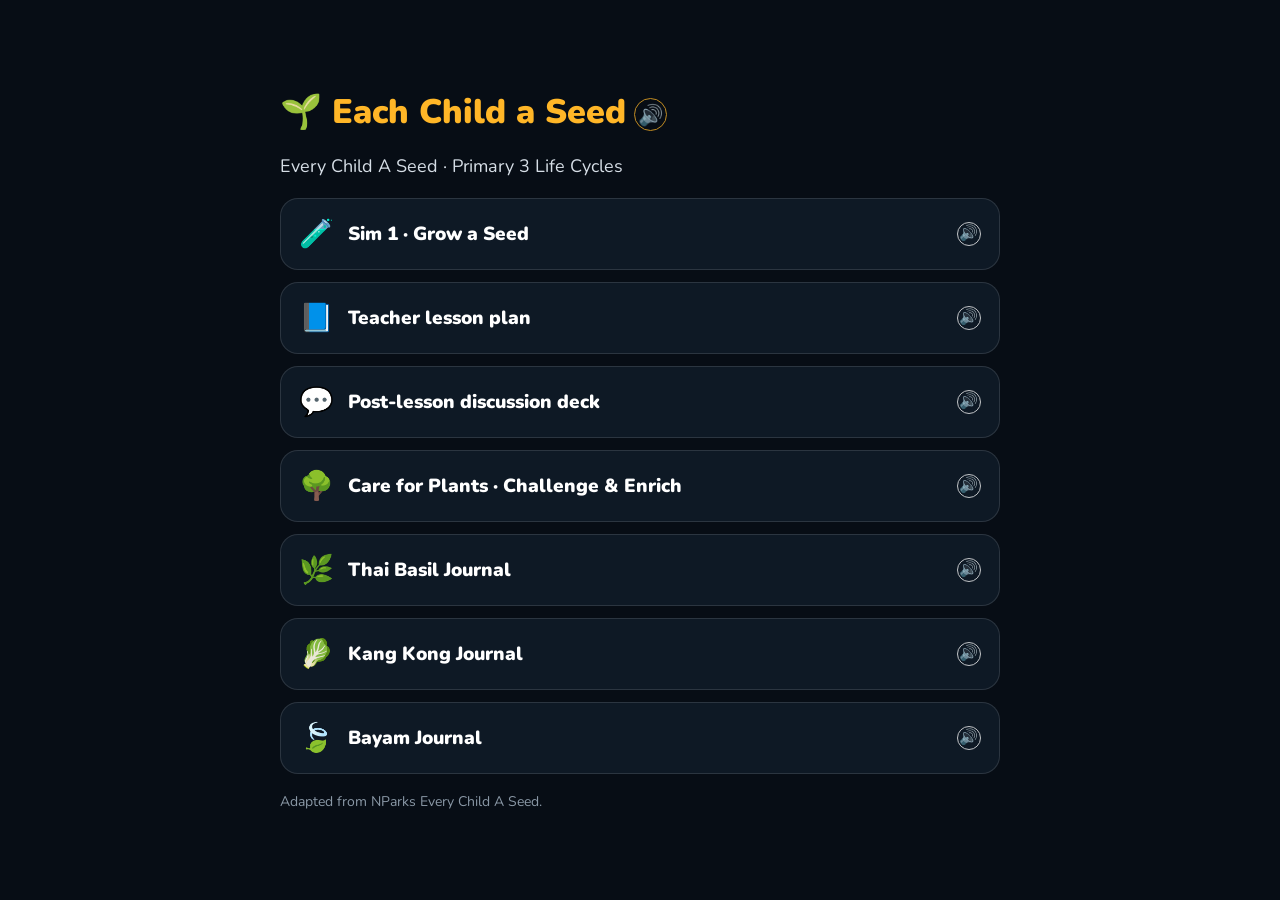
<file: index.html>
<!DOCTYPE html>
<html lang="en">
<head>
<meta charset="utf-8">
<meta name="viewport" content="width=device-width, initial-scale=1">
<title>Each Child a Seed</title>
<link rel="stylesheet" href="https://fonts.googleapis.com/css2?family=Nunito:wght@400;700;900&display=swap">
<style>
  body{margin:0;min-height:100vh;display:flex;align-items:center;justify-content:center;background:#070d15;color:#fff;font-family:Nunito,system-ui,sans-serif}
  a{color:#66ccff}a:hover{color:#4a90e2}
  main{width:min(92vw,720px);display:flex;flex-direction:column;gap:18px;padding:28px}
  h1{margin:0;font-size:34px;font-weight:900;color:#ffb627}
  p{margin:0;color:#d6dee6;font-size:18px;line-height:1.5}
  nav{display:grid;gap:12px}
  nav a{display:flex;align-items:center;gap:14px;padding:16px 18px;border-radius:18px;background:#0e1925;border:1px solid rgba(255,255,255,.12);color:#fff;text-decoration:none;font-size:19px;font-weight:900}
  nav a:hover{border-color:#ffb627;color:#ffb627}
  nav a span{font-size:28px}
  small{color:#8a98a6;font-size:14px}
</style>
<script src="./heart.js"></script>
</head>
<body>
<main>
  <h1>🌱 Each Child a Seed</h1>
  <p>Every Child A Seed · Primary 3 Life Cycles</p>
  <nav>
    <a href="ECAS%20Sim%201%20Grow%20a%20Seed.dc.html"><span>🧪</span>Sim 1 · Grow a Seed</a>
    <a href="ECAS%20Lesson%20Plan.dc.html"><span>📘</span>Teacher lesson plan</a>
    <a href="discussion.html"><span>💬</span>Post-lesson discussion deck</a>
    <a href="challenge.html"><span>🌳</span>Care for Plants · Challenge &amp; Enrich</a>
    <a href="ECAS%20Plant%20Journal.dc.html?plant=basil"><span>🌿</span>Thai Basil Journal</a>
    <a href="ECAS%20Plant%20Journal.dc.html?plant=kangkong"><span>🥬</span>Kang Kong Journal</a>
    <a href="ECAS%20Plant%20Journal.dc.html?plant=bayam"><span>🍃</span>Bayam Journal</a>
  </nav>
  <small>Adapted from NParks Every Child A Seed.</small>
</main>
</body>
</html>
</file>
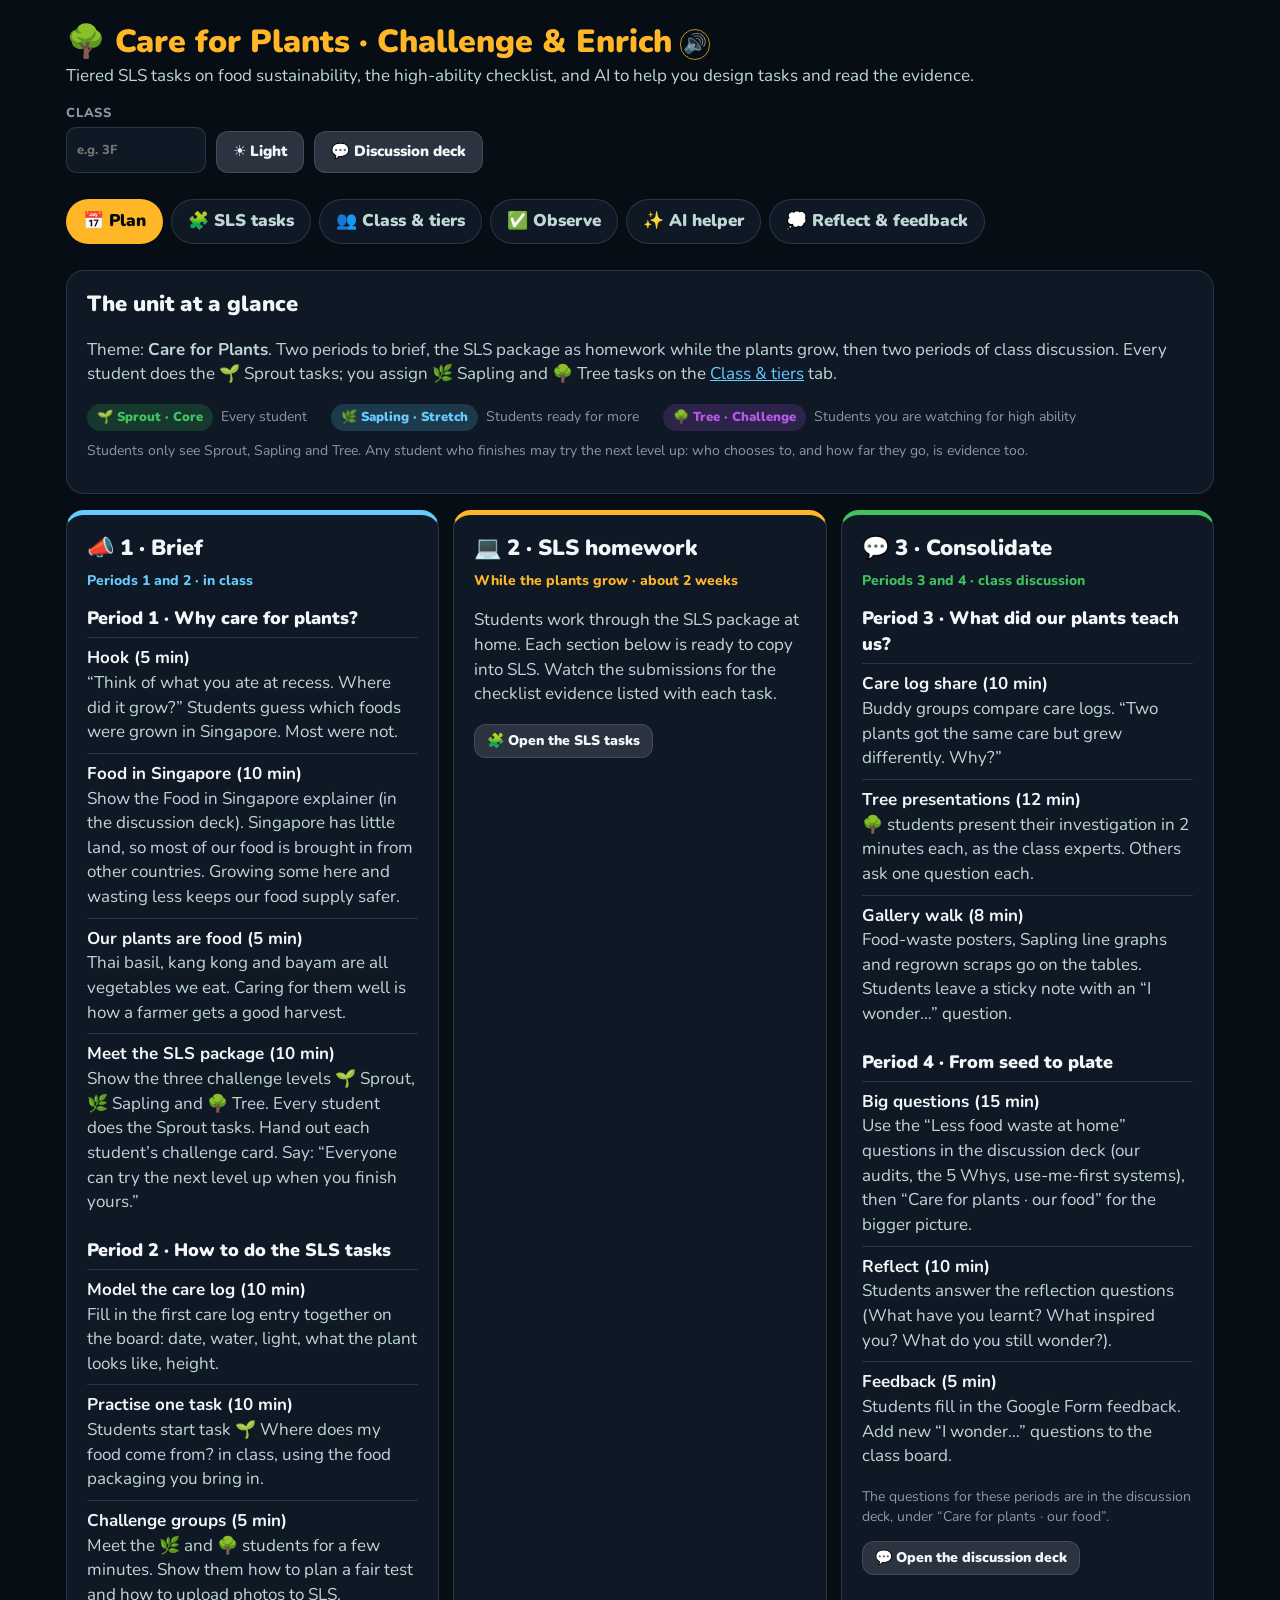
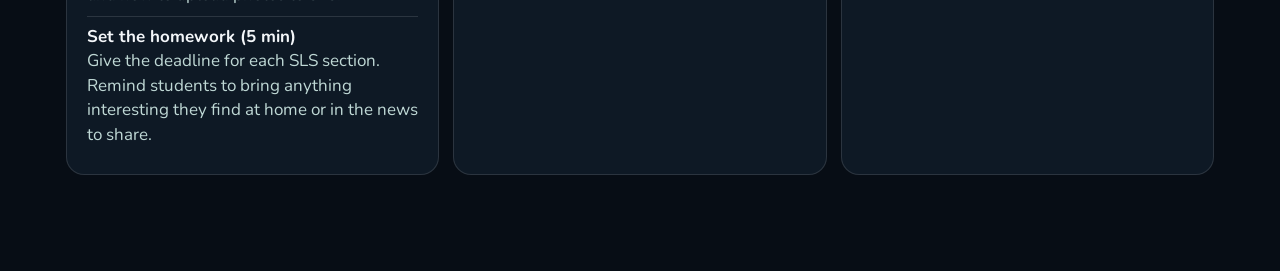
<file: challenge.html>
<!DOCTYPE html>
<html lang="en">
<head>
<meta charset="utf-8">
<meta name="viewport" content="width=device-width, initial-scale=1">
<title>Care for Plants · Challenge &amp; Enrich · Each Child a Seed</title>
<link rel="stylesheet" href="https://fonts.googleapis.com/css2?family=Nunito:wght@400;700;800;900&display=swap">
<script src="./challenge-tasks.js"></script>
<script src="./heart.js"></script>
<style>
  :root{--bg:#070d15;--panel:#0e1925;--line:rgba(255,255,255,.12);--ink:#f3f6f9;--muted:#bfd8d5;--dim:#8a98a6;--btn:#2b3340;--field:#070d15;--yellow:#ffb627;--green:#3fc35f;--blue:#66ccff;--purple:#b557e6;--red:#e8493f}
  html[data-theme="light"]{--bg:#f6f8fa;--panel:#ffffff;--line:rgba(20,33,61,.14);--ink:#14213d;--muted:#4a5568;--dim:#6a7179;--btn:#e3e8ee;--field:#ffffff;--yellow:#b36b00;--green:#1e8a3c;--blue:#0f6fa8;--purple:#7d35b8;--red:#c0392b}
  *{box-sizing:border-box}
  body{margin:0;background:var(--bg);color:var(--ink);font-family:Nunito,system-ui,sans-serif;font-size:17px;line-height:1.45}
  a{color:var(--blue)}
  button{font:inherit;cursor:pointer}
  input,textarea,select{font:inherit;color:var(--ink);background:var(--field);border:1px solid var(--line);border-radius:10px;padding:8px 10px}
  textarea{width:100%;min-height:90px;resize:vertical}
  .wrap{max-width:1180px;margin:0 auto;padding:24px 16px 80px}
  header.top{display:flex;flex-wrap:wrap;gap:16px;align-items:flex-end;justify-content:space-between;margin-bottom:18px}
  header.top h1{margin:0;font-size:32px;font-weight:900;color:var(--yellow);line-height:1.1}
  header.top p{margin:4px 0 0;color:var(--muted)}
  .tools{display:flex;flex-wrap:wrap;gap:10px;align-items:flex-end}
  .tools label{display:flex;flex-direction:column;gap:4px;font-size:13px;font-weight:800;color:var(--dim);text-transform:uppercase;letter-spacing:.06em}
  .tools input{min-height:46px;width:140px;font-weight:800;background:var(--panel)}
  .btn{text-decoration:none;min-height:42px;padding:0 16px;border-radius:12px;border:1px solid var(--line);background:var(--btn);color:var(--ink);font-weight:900;font-size:15px;display:inline-flex;align-items:center;gap:8px}
  .btn:hover{filter:brightness(1.15)}
  .btn.primary{background:var(--green);color:#04070c;border-color:transparent}
  .btn.small{min-height:34px;font-size:14px;padding:0 12px}
  .btn:disabled{opacity:.5;cursor:default}
  nav.tabs{display:flex;flex-wrap:wrap;gap:8px;margin-bottom:18px;position:sticky;top:0;z-index:5;background:var(--bg);padding:8px 0}
  @media (max-width:600px){nav.tabs{position:static}}
  nav.tabs button{border:1px solid var(--line);background:var(--panel);color:var(--muted);font-weight:900;border-radius:999px;padding:9px 16px}
  nav.tabs button.on{background:var(--yellow);color:#04070c;border-color:transparent}
  .panel{background:var(--panel);border:1px solid var(--line);border-radius:18px;padding:18px 20px;margin-bottom:16px}
  .panel h2{margin:0 0 6px;font-size:22px;font-weight:900}
  .panel h3{margin:14px 0 6px;font-size:18px;font-weight:900}
  .muted{color:var(--muted)}.dim{color:var(--dim);font-size:14px}
  .row{display:flex;flex-wrap:wrap;gap:8px;align-items:center}
  .grid3{display:grid;grid-template-columns:repeat(3,minmax(0,1fr));gap:14px}
  @media (max-width:860px){.grid3{grid-template-columns:1fr}}
  .phase{border-top:5px solid var(--ac)}
  .phase .when{font-weight:800;color:var(--ac);font-size:14px}
  .step{padding:8px 0;border-top:1px solid var(--line)}
  .step b{display:block}
  .tier{display:inline-flex;align-items:center;gap:6px;font-size:13px;font-weight:900;padding:4px 10px;border-radius:999px;background:color-mix(in srgb,var(--tc) 18%,transparent);color:var(--tc);white-space:nowrap}
  .chip{display:inline-block;font-size:12.5px;font-weight:900;padding:3px 8px;border-radius:8px;background:color-mix(in srgb,var(--cc) 18%,transparent);color:var(--cc);cursor:help}
  .chip.key::after{content:' ★'}
  .filters{display:flex;flex-wrap:wrap;gap:8px;margin:6px 0 14px}
  .filters button{border:1px solid var(--line);background:var(--panel);color:var(--muted);font-weight:800;border-radius:999px;padding:6px 12px}
  .filters button.on{border-color:var(--ink);color:var(--ink)}
  .task{border:1px solid var(--line);border-left:6px solid var(--tc);border-radius:14px;padding:14px 16px;margin-bottom:12px;background:var(--bg)}
  .task .head{display:flex;flex-wrap:wrap;gap:8px;align-items:center;margin-bottom:6px}
  .task .head h3{margin:0;font-size:18px;flex:1;min-width:200px}
  .task .stu{white-space:pre-wrap;background:var(--panel);border-radius:10px;padding:10px 12px;margin:6px 0}
  .task .ev{font-size:14.5px}
  .task .ev b{color:var(--yellow)}
  .task .tn{font-size:14px;color:var(--dim);margin-top:4px}
  .task .ops{display:flex;flex-wrap:wrap;gap:6px;margin-top:8px}
  .edited{color:var(--yellow);font-size:12px;font-weight:800}
  table{border-collapse:collapse;width:100%}
  th,td{text-align:left;padding:8px;border-bottom:1px solid var(--line);vertical-align:top}
  th{font-size:13px;text-transform:uppercase;letter-spacing:.05em;color:var(--dim)}
  td input,td select{width:100%}
  .obs{display:grid;grid-template-columns:240px minmax(0,1fr);gap:16px}
  @media (max-width:860px){.obs{grid-template-columns:1fr}}
  .who{display:flex;flex-direction:column;gap:6px;max-height:70vh;overflow:auto}
  .who button{text-align:left;border:1px solid var(--line);background:var(--bg);color:var(--ink);border-radius:10px;padding:8px 10px;font-weight:800;display:flex;gap:8px;align-items:center}
  .who button.on{border-color:var(--yellow);box-shadow:0 0 0 2px color-mix(in srgb,var(--yellow) 40%,transparent)}
  .who button .n{margin-left:auto;font-size:12px;color:var(--dim)}
  .trait{border-left:5px solid var(--cc);padding-left:12px;margin:12px 0}
  .trait h3{color:var(--cc);margin:0 0 6px}
  .ck{display:flex;gap:10px;align-items:flex-start;padding:6px 0;cursor:pointer}
  .ck input{width:20px;height:20px;margin-top:2px;accent-color:var(--cc);flex:none}
  .ck .key{color:var(--yellow);font-weight:900}
  .ck .seen{font-size:12.5px;color:var(--dim)}
  .bar{height:8px;border-radius:99px;background:var(--line);overflow:hidden;min-width:60px}
  .bar i{display:block;height:100%;background:var(--cc)}
  .flag{font-weight:900;color:var(--yellow)}
  .out{white-space:pre-wrap;background:var(--bg);border:1px solid var(--line);border-radius:12px;padding:14px;max-height:60vh;overflow:auto;font-size:15px}
  .note{border:1px dashed var(--line);border-radius:12px;padding:10px 12px;font-size:14.5px;color:var(--muted)}
  .toast{position:fixed;left:50%;bottom:24px;transform:translateX(-50%);background:var(--green);color:#04070c;font-weight:900;padding:10px 18px;border-radius:999px;opacity:0;transition:opacity .2s;pointer-events:none;z-index:50}
  .toast.on{opacity:1}
  #print{display:none}
  @media print{
    body{background:#fff;color:#000}
    .wrap,.toast{display:none!important}
    #print{display:block}
    .pcard{border:2px solid #333;border-radius:14px;padding:14px 16px;margin:0 0 14px;break-inside:avoid;font-family:Nunito,Arial,sans-serif}
    .pcard h2{margin:0 0 6px;font-size:20px}
    .pcard .lvl{font-weight:900}
    .pcard pre{white-space:pre-wrap;font:inherit;margin:6px 0 0}
    .pcard li{margin:4px 0}
  }
</style>
</head>
<body>
<div class="wrap">
  <header class="top">
    <div>
      <h1 data-heart>🌳 Care for Plants · Challenge &amp; Enrich</h1>
      <p>Tiered SLS tasks on food sustainability, the high-ability checklist, and AI to help you design tasks and read the evidence.</p>
    </div>
    <div class="tools">
      <label>Class <input id="cls" placeholder="e.g. 3F" maxlength="24"></label>
      <button class="btn" id="btnTheme" title="Switch between light and dark">☀️ Light</button>
      <a class="btn" href="discussion.html" title="Open the discussion deck builder">💬 Discussion deck</a>
    </div>
  </header>

  <nav class="tabs" id="tabs">
    <button data-tab="plan">📅 Plan</button>
    <button data-tab="tasks">🧩 SLS tasks</button>
    <button data-tab="class">👥 Class &amp; tiers</button>
    <button data-tab="observe">✅ Observe</button>
    <button data-tab="ai">✨ AI helper</button>
    <button data-tab="feedback">💭 Reflect &amp; feedback</button>
  </nav>

  <section id="tab-plan"></section>
  <section id="tab-tasks"></section>
  <section id="tab-class"></section>
  <section id="tab-observe"></section>
  <section id="tab-ai"></section>
  <section id="tab-feedback"></section>
</div>
<div id="print"></div>
<div class="toast" id="toast"></div>

<script>
(function () {
  const $ = (s, r) => (r || document).querySelector(s);
  const $$ = (s, r) => Array.from((r || document).querySelectorAll(s));
  const esc = s => String(s == null ? '' : s).replace(/[&<>"]/g, c => ({ '&': '&amp;', '<': '&lt;', '>': '&gt;', '"': '&quot;' }[c]));
  const KEY = 'ecas-challenge-v1';
  // The same Apps Script web app the sim uses. Its URL is not secret; the teacher PIN and the AI key never live in this page.
  const API = 'https://script.google.com/macros/s/AKfycbwzNNlT2rPF-rm5mrD_PMoHacxfR2kPtYGt88eHv5L1qX8q19MRFDfv3BMc7AwTpGNWFw/exec';

  const TIER = Object.fromEntries(CH_TIERS.map(t => [t.id, t]));
  const ITEM = {}; CH_TRAITS.forEach(tr => tr.items.forEach(it => { ITEM[it.id] = { ...it, trait: tr }; }));
  const TASK = Object.fromEntries(CH_TASKS.map(t => [t.id, t]));

  /* Light or dark, shared with the rest of the site. */
  const LIGHT = { '#ffb627': '#b36b00', '#3fc35f': '#1e8a3c', '#66ccff': '#0f6fa8', '#b557e6': '#7d35b8' };
  const isLight = () => document.documentElement.dataset.theme === 'light';
  const accent = c => (isLight() && LIGHT[c]) || c;
  function applyTheme(t) {
    document.documentElement.dataset.theme = t;
    try { localStorage.setItem('ecas-theme', t); } catch (e) {}
    $('#btnTheme').textContent = t === 'light' ? '🌙 Dark' : '☀️ Light';
  }
  try { applyTheme(localStorage.getItem('ecas-theme') === 'light' ? 'light' : 'dark'); } catch (e) { applyTheme('dark'); }
  $('#btnTheme').addEventListener('click', () => { applyTheme(isLight() ? 'dark' : 'light'); renderAll(); });

  /* Everything stays on this device: student names never leave it. */
  let state = { cls: '', tab: 'plan', students: [], obs: {}, notes: {}, edits: {}, formUrl: '', tierFilter: 'all', pasted: '', topic: '', level: 'Primary 3' };
  try { const s = JSON.parse(localStorage.getItem(KEY) || 'null'); if (s) state = { ...state, ...s }; } catch (e) {}
  const save = () => { try { localStorage.setItem(KEY, JSON.stringify(state)); } catch (e) {} };

  const toast = msg => { const t = $('#toast'); t.textContent = msg; t.classList.add('on'); clearTimeout(toast.h); toast.h = setTimeout(() => t.classList.remove('on'), 1800); };
  async function copy(text, msg) {
    try { await navigator.clipboard.writeText(text); toast(msg || '✓ Copied'); }
    catch (e) { const ta = document.createElement('textarea'); ta.value = text; document.body.appendChild(ta); ta.select(); document.execCommand('copy'); ta.remove(); toast(msg || '✓ Copied'); }
  }
  const tierChip = id => { const t = TIER[id]; return `<span class="tier" style="--tc:${accent(t.color)}">${t.emoji} ${t.name} · ${t.label}</span>`; };
  const traitChip = id => { const it = ITEM[id]; return `<span class="chip${it.key ? ' key' : ''}" style="--cc:${accent(it.trait.color)}" title="${esc(it.trait.name)}: ${esc(it.text)}">${it.trait.emoji} ${id}</span>`; };
  const studentText = t => state.edits[t.id] != null ? state.edits[t.id] : t.student;

  /* ---------- tabs ---------- */
  function showTab(id) {
    state.tab = id; save();
    $$('#tabs button').forEach(b => b.classList.toggle('on', b.dataset.tab === id));
    $$('section[id^="tab-"]').forEach(s => { s.hidden = s.id !== 'tab-' + id; });
  }
  $('#tabs').addEventListener('click', e => { const b = e.target.closest('button[data-tab]'); if (b) { showTab(b.dataset.tab); window.scrollTo({ top: 0 }); } });

  /* ---------- Plan ---------- */
  function renderPlan() {
    const col = ['#66ccff', '#ffb627', '#3fc35f'];
    $('#tab-plan').innerHTML = `
      <div class="panel"><h2>The unit at a glance</h2>
        <p class="muted">Theme: <b>Care for Plants</b>. Two periods to brief, the SLS package as homework while the plants grow, then two periods of class discussion. Every student does the 🌱 Sprout tasks; you assign 🌿 Sapling and 🌳 Tree tasks on the <a href="#" data-go="class">Class &amp; tiers</a> tab.</p>
        <div class="row">${CH_TIERS.map(t => `${tierChip(t.id)} <span class="dim">${esc(t.who)}</span>`).join('&nbsp;&nbsp;')}</div>
        <p class="dim" style="margin-top:10px">Students only see Sprout, Sapling and Tree. Any student who finishes may try the next level up: who chooses to, and how far they go, is evidence too.</p>
      </div>
      <div class="grid3">${CH_PHASES.map((ph, k) => `
        <div class="panel phase" style="--ac:${accent(col[k])}">
          <h2>${ph.emoji} ${k + 1} · ${esc(ph.title)}</h2>
          <div class="when">${esc(ph.when)}</div>
          ${ph.note ? `<p class="muted">${esc(ph.note)}</p><button class="btn small" data-go="tasks">🧩 Open the SLS tasks</button>` : ''}
          ${(ph.periods || []).map(p => `<h3>${esc(p.title)}</h3>${p.steps.map(s => `<div class="step"><b>${esc(s[0])}</b><span class="muted">${esc(s[1])}</span></div>`).join('')}`).join('')}
          ${ph.id === 'consolidate' ? '<p class="dim" style="margin-top:10px">The questions for these periods are in the discussion deck, under “Care for plants · our food”.</p><a class="btn small" href="discussion.html">💬 Open the discussion deck</a>' : ''}
        </div>`).join('')}
      </div>`;
  }

  /* ---------- SLS tasks ---------- */
  function renderTasks() {
    const f = state.tierFilter;
    const show = t => f === 'all' || t.tier === f;
    const sections = Object.entries(CH_SECTIONS);
    $('#tab-tasks').innerHTML = `
      <div class="panel"><h2>The SLS package</h2>
        <p class="muted">Each task is ready to copy into an SLS activity. The <b>Evidence</b> line says what to look for in the submissions, and the chips show which checklist behaviours the task can bring out (hover a chip to read it; ★ is a key indicator). Tap ✎ to change the wording for your class.</p>
        <div class="filters" id="tierFilter">
          <button data-f="all" class="${f === 'all' ? 'on' : ''}">All tiers</button>
          ${CH_TIERS.map(t => `<button data-f="${t.id}" class="${f === t.id ? 'on' : ''}">${t.emoji} ${t.name} · ${t.label}</button>`).join('')}
        </div>
        <div class="row">
          <button class="btn small" id="copyAll">📋 Copy ${f === 'all' ? 'all tasks' : 'the ' + TIER[f].name + ' tasks'} for SLS</button>
          <button class="btn small" id="printTasks">🖨 Print ${f === 'all' ? 'all' : TIER[f].name} task cards</button>
        </div>
      </div>
      ${sections.map(([sid, sec]) => {
        const list = CH_TASKS.filter(t => t.section === sid && show(t)); if (!list.length) return '';
        return `<div class="panel"><h2>${sec.emoji} ${esc(sec.title)}${sec.phase === 'consolidate' ? ' <span class="dim">· Periods 3 and 4</span>' : ' <span class="dim">· SLS homework</span>'}</h2>
          ${list.map(t => `
            <div class="task" style="--tc:${accent(TIER[t.tier].color)}" data-id="${t.id}">
              <div class="head"><h3>${t.id} · ${esc(t.title)}</h3>${tierChip(t.tier)}</div>
              <div class="stu" data-stu>${esc(studentText(t))}</div>
              ${state.edits[t.id] != null ? '<div class="edited">✎ Your wording</div>' : ''}
              <div class="ev"><b>Evidence:</b> ${esc(t.evidence)}</div>
              <div class="row" style="margin-top:6px">${t.traits.map(traitChip).join(' ')}</div>
              ${t.teacherNote ? `<div class="tn">📝 ${esc(t.teacherNote)}</div>` : ''}
              ${t.example ? `<div class="ops"><a class="btn small primary" href="${esc(t.example)}" target="_blank" rel="noopener">🖼 See the example poster</a></div>` : ''}
              <div class="ops">
                <button class="btn small" data-copy="${t.id}">📋 Copy for SLS</button>
                <button class="btn small" data-edit="${t.id}">✎ Edit</button>
                ${state.edits[t.id] != null ? `<button class="btn small" data-reset="${t.id}">↺ Original</button>` : ''}
              </div>
            </div>`).join('')}
        </div>`;
      }).join('')}`;
  }
  const taskText = t => `${t.title}\n\n${studentText(t)}`;
  $('#tab-tasks').addEventListener('click', e => {
    const b = e.target.closest('button'); if (!b) return;
    if (b.dataset.f) { state.tierFilter = b.dataset.f; save(); renderTasks(); return; }
    if (b.dataset.copy) { copy(taskText(TASK[b.dataset.copy]), '✓ Copied. Paste it into SLS'); return; }
    if (b.dataset.reset) { delete state.edits[b.dataset.reset]; save(); renderTasks(); return; }
    if (b.dataset.edit) {
      const card = b.closest('.task'), t = TASK[b.dataset.edit], box = $('[data-stu]', card);
      if (box.tagName === 'TEXTAREA') { state.edits[t.id] = box.value; if (box.value === t.student) delete state.edits[t.id]; save(); renderTasks(); return; }
      const ta = document.createElement('textarea'); ta.value = studentText(t); ta.dataset.stu = ''; ta.style.minHeight = '160px';
      box.replaceWith(ta); ta.focus(); b.textContent = '✓ Done'; return;
    }
    if (b.id === 'copyAll') { const f = state.tierFilter; copy(CH_TASKS.filter(t => f === 'all' || t.tier === f).map(t => `${TIER[t.tier].emoji} ${taskText(t)}`).join('\n\n———\n\n'), '✓ All copied'); return; }
    if (b.id === 'printTasks') {
      const f = state.tierFilter;
      printHTML(CH_TASKS.filter(t => f === 'all' || t.tier === f).map(t => `<div class="pcard"><div class="lvl">${TIER[t.tier].emoji} ${TIER[t.tier].name}</div><h2>${esc(t.title)}</h2><pre>${esc(studentText(t))}</pre></div>`).join(''));
    }
  });
  function printHTML(html) { $('#print').innerHTML = html; setTimeout(() => window.print(), 50); }

  /* ---------- Class & tiers ---------- */
  const code = n => 'S' + String(n).padStart(2, '0');
  function renderClass() {
    const n = state.students.length, counts = CH_TIERS.map(t => `${t.emoji} ${state.students.filter(s => s.tier === t.id).length}`).join(' · ');
    $('#tab-class').innerHTML = `
      <div class="panel"><h2>Your class</h2>
        <p class="muted">Each student gets a code (S01, S02…). Names are optional and <b>stay on this device</b>: the AI helper only ever sees the codes.</p>
        <div class="row">
          <label class="dim">Paste names, one per line, or leave empty and just set a number:</label>
        </div>
        <textarea id="names" placeholder="Tan Wei Ming&#10;Nur Aisyah&#10;…" style="min-height:70px"></textarea>
        <div class="row" style="margin-top:8px">
          <button class="btn small" id="addNames">➕ Add these names</button>
          <input id="howMany" type="number" min="1" max="45" placeholder="e.g. 32" style="width:100px">
          <button class="btn small" id="addCount">➕ Add students by number</button>
          ${n ? '<button class="btn small" id="clearAll">🗑 Clear the class</button>' : ''}
        </div>
      </div>
      ${n ? `<div class="panel"><h2>Tiers <span class="dim">${n} students · ${counts}</span></h2>
        <p class="dim">Everyone does Sprout tasks. Sapling and Tree students also do their own level. You can change a tier at any time.</p>
        <div class="row" style="margin:8px 0"><button class="btn small" id="printCards">🖨 Print each student’s challenge card</button></div>
        <div style="overflow:auto"><table><thead><tr><th>Code</th><th>Name (this device only)</th><th>Tier</th><th></th></tr></thead><tbody>
        ${state.students.map((s, i) => `<tr><td><b>${s.code}</b></td><td><input data-name="${i}" value="${esc(s.name)}" placeholder="optional"></td>
          <td><select data-tier="${i}">${CH_TIERS.map(t => `<option value="${t.id}"${s.tier === t.id ? ' selected' : ''}>${t.emoji} ${t.name} · ${t.label}</option>`).join('')}</select></td>
          <td><button class="btn small" data-obs="${i}">✅ Observe</button></td></tr>`).join('')}
        </tbody></table></div></div>` : ''}`;
  }
  function addStudents(names) {
    let next = state.students.reduce((m, s) => Math.max(m, Number(s.code.slice(1))), 0);
    names.forEach(nm => state.students.push({ code: code(++next), name: nm, tier: 'core' }));
    save(); renderClass(); renderObserve();
  }
  $('#tab-class').addEventListener('click', e => {
    const b = e.target.closest('button'); if (!b) return;
    if (b.id === 'addNames') { const names = $('#names').value.split('\n').map(s => s.trim()).filter(Boolean); if (names.length) addStudents(names); }
    else if (b.id === 'addCount') { const k = Math.min(45, Number($('#howMany').value) || 0); if (k) addStudents(Array(k).fill('')); }
    else if (b.id === 'clearAll') { if (confirm('Remove every student, tier and observation from this device?')) { state.students = []; state.obs = {}; state.notes = {}; save(); renderClass(); renderObserve(); } }
    else if (b.dataset.obs) { observing = state.students[b.dataset.obs].code; showTab('observe'); renderObserve(); }
    else if (b.id === 'printCards') {
      printHTML(state.students.map(s => {
        const mine = CH_TASKS.filter(t => t.section !== 'D' && (t.tier === 'core' || t.tier === s.tier));
        return `<div class="pcard"><div class="lvl">${TIER[s.tier].emoji} My challenge level: ${TIER[s.tier].name}</div><h2>${esc(s.name || s.code)}${state.cls ? ' · ' + esc(state.cls) : ''}</h2>
          <p>Care for Plants · SLS tasks. Tick each one when you finish. Finished early? Try a task from the next level up!</p>
          <ul>${mine.map(t => `<li>☐ ${TIER[t.tier].emoji} ${esc(t.title)}</li>`).join('')}</ul></div>`;
      }).join(''));
    }
  });
  $('#tab-class').addEventListener('change', e => {
    const t = e.target;
    if (t.dataset.tier) { state.students[t.dataset.tier].tier = t.value; save(); renderClass(); }
    if (t.dataset.name) { state.students[t.dataset.name].name = t.value.trim(); save(); }
  });

  /* ---------- Observe ---------- */
  let observing = null;
  const ticks = c => Object.keys(state.obs[c] || {}).filter(k => state.obs[c][k]).sort();
  // Where a behaviour can show up: the tasks this student's tier includes that list it.
  const seenIn = (s, id) => CH_TASKS.filter(t => t.traits.includes(id) && (t.tier === 'core' || t.tier === s.tier || (t.tier === 'stretch' && s.tier === 'challenge'))).map(t => t.id);
  function traitScore(c, tr) { const on = ticks(c).filter(id => ITEM[id] && ITEM[id].trait.id === tr.id); return { n: on.length, key: on.filter(id => ITEM[id].key).length, of: tr.items.length }; }
  // A simple prompt to look closer, not a label: a key indicator plus at least one more in the same trait, or six behaviours overall.
  const lookCloser = c => CH_TRAITS.some(tr => { const s = traitScore(c, tr); return s.key && s.n >= 2; }) || ticks(c).length >= 6;
  function renderObserve() {
    const host = $('#tab-observe');
    if (!state.students.length) { host.innerHTML = '<div class="panel"><h2>Observe</h2><p class="muted">Add your class on the <a href="#" data-go="class">Class &amp; tiers</a> tab first.</p></div>'; return; }
    if (!observing || !state.students.find(s => s.code === observing)) observing = state.students[0].code;
    const s = state.students.find(x => x.code === observing), o = state.obs[s.code] || {};
    host.innerHTML = `
      <div class="panel"><h2>Observe</h2><p class="muted">Tick a behaviour when you see it in class, in SLS work or in the feedback form. Write what you saw in the notes: the AI helper reads them. Avoid names in notes; known names are swapped for codes before anything is sent.</p></div>
      <div class="obs">
        <div class="panel who" id="who">${state.students.map(x => `<button data-who="${x.code}" class="${x.code === s.code ? 'on' : ''}">${TIER[x.tier].emoji} ${x.code}${x.name ? ' · ' + esc(x.name) : ''}<span class="n">${ticks(x.code).length}${lookCloser(x.code) ? ' 👀' : ''}</span></button>`).join('')}</div>
        <div class="panel">
          <div class="row"><h2 style="margin:0;flex:1">${s.code}${s.name ? ' · ' + esc(s.name) : ''}</h2>${tierChip(s.tier)}</div>
          ${CH_TRAITS.map(tr => `<div class="trait" style="--cc:${accent(tr.color)}"><h3>${tr.emoji} ${esc(tr.name)}</h3>
            ${tr.items.map(it => `<label class="ck"><input type="checkbox" data-ck="${it.id}"${o[it.id] ? ' checked' : ''}><span>${it.key ? '<span class="key">★ </span>' : ''}${esc(it.text)}<br><span class="seen">Look in: ${seenIn(s, it.id).join(', ') || 'class discussion'}</span></span></label>`).join('')}
          </div>`).join('')}
          <h3>Notes</h3>
          <textarea id="obsNote" placeholder="e.g. Asked why the scrap grew roots from the bottom only, then tested a second scrap upside down.">${esc(state.notes[s.code] || '')}</textarea>
        </div>
      </div>
      <div class="panel"><h2>Class summary</h2>
        <p class="dim">Counts of behaviours ticked in each trait (★ key indicators). 👀 means it may be worth a closer look: a key indicator plus another behaviour in the same trait, or six or more overall. You decide.</p>
        <div style="overflow:auto"><table><thead><tr><th>Student</th><th>Tier</th>${CH_TRAITS.map(tr => `<th>${tr.emoji} ${esc(tr.name)}</th>`).join('')}<th>Total</th></tr></thead><tbody>
        ${state.students.map(x => `<tr><td><b>${x.code}</b>${x.name ? ' ' + esc(x.name) : ''}</td><td>${TIER[x.tier].emoji}</td>
          ${CH_TRAITS.map(tr => { const sc = traitScore(x.code, tr); return `<td style="--cc:${accent(tr.color)}"><div class="bar"><i style="width:${100 * sc.n / sc.of}%"></i></div><span class="dim">${sc.n}/${sc.of}${sc.key ? ' · ★' + sc.key : ''}</span></td>`; }).join('')}
          <td>${ticks(x.code).length}${lookCloser(x.code) ? ' <span class="flag">👀</span>' : ''}</td></tr>`).join('')}
        </tbody></table></div>
        <div class="row" style="margin-top:10px"><button class="btn small" id="csv">⬇ Download as a spreadsheet (CSV)</button></div>
      </div>`;
  }
  $('#tab-observe').addEventListener('click', e => {
    const b = e.target.closest('button'); if (!b) return;
    if (b.dataset.who) { observing = b.dataset.who; renderObserve(); }
    if (b.id === 'csv') {
      const head = ['code', 'name', 'tier', ...CH_TRAITS.flatMap(tr => tr.items.map(it => it.id)), 'notes'];
      const q = v => '"' + String(v == null ? '' : v).replace(/"/g, '""') + '"';
      const rows = state.students.map(x => [x.code, x.name, TIER[x.tier].label, ...CH_TRAITS.flatMap(tr => tr.items.map(it => (state.obs[x.code] || {})[it.id] ? 1 : 0)), state.notes[x.code] || ''].map(q).join(','));
      const a = document.createElement('a'); a.href = URL.createObjectURL(new Blob(['﻿' + [head.map(q).join(','), ...rows].join('\n')], { type: 'text/csv' }));
      a.download = `Care for Plants checklist${state.cls ? ' ' + state.cls : ''}.csv`; a.click();
    }
  });
  $('#tab-observe').addEventListener('change', e => {
    const c = e.target.dataset.ck; if (!c) return;
    (state.obs[observing] = state.obs[observing] || {})[c] = e.target.checked; save();
    const y = window.scrollY; renderObserve(); window.scrollTo({ top: y });
  });
  $('#tab-observe').addEventListener('input', e => { if (e.target.id === 'obsNote') { state.notes[observing] = e.target.value; save(); } });

  /* ---------- AI helper ---------- */
  // Swap every known name (and each part of it) for the student's code, so nothing sent out names a child.
  function scrub(text) {
    let t = String(text || '');
    state.students.filter(s => s.name).sort((a, b) => b.name.length - a.name.length).forEach(s => {
      const parts = [s.name, ...s.name.split(/\s+/).filter(p => p.length >= 3)];
      parts.forEach(p => { t = t.replace(new RegExp('\\b' + p.replace(/[.*+?^${}()|[\]\\]/g, '\\$&') + '\\b', 'gi'), s.code); });
      t = t.replace(new RegExp('\\b' + s.code + '(\\s+' + s.code + '\\b)+', 'g'), s.code);   // "Wei Ming" became "S01 S01"
    });
    return t;
  }
  const checklistText = () => CH_TRAITS.map(tr => `${tr.name} (${tr.id}):\n` + tr.items.map(it => `  ${it.id}${it.key ? '*' : ''} ${it.text}`).join('\n')).join('\n') + '\n(* = key indicator)';
  function analysisPrompt() {
    const obs = state.students.map(s => {
      const on = ticks(s.code), note = scrub(state.notes[s.code] || '').trim();
      return `${s.code} · tier ${TIER[s.tier].name} (${TIER[s.tier].label}) · ticked: ${on.join(', ') || 'none yet'}${note ? ` · notes: "${note.replace(/\s+/g, ' ')}"` : ''}`;
    }).join('\n');
    return `I am a ${state.level || 'Primary 3'} Science teacher in Singapore. My class${state.cls ? ' (' + state.cls + ')' : ''} is doing "Care for Plants": students grow Thai basil, kang kong or bayam, and do an SLS package with food sustainability enrichment. I assigned tiers: Sprout (core, everyone), Sapling (stretch) and Tree (challenge).

I am gathering evidence for high-ability student identification with this checklist:
${checklistText()}

The tasks, their tiers and the behaviours each can bring out:
${CH_TASKS.map(t => `- ${t.id} ${t.title} [${TIER[t.tier].name}]: ${t.traits.join(', ')}. Evidence to look for: ${t.evidence}`).join('\n')}

My observations so far (students are codes only):
${obs || '(no students added yet)'}
${state.pasted.trim() ? `\nStudent work and form answers (names removed):\n"""\n${scrub(state.pasted).trim()}\n"""\n` : ''}
Please:
1. For each student with evidence, list the checklist behaviours the evidence supports. Quote the evidence and rate it strong, some or not yet.
2. Name students in Sprout or Sapling who show signs they need a harder tier, and Tree students who may need more support.
3. Name the behaviours I have little evidence for across the class, and suggest one question or activity for the two consolidation periods to bring out each one.
4. End with a table: student, Curiosity, Motivation & persistence, Scientific reasoning, suggested next step.
Do not label any child as gifted. This supports my professional judgement.`;
  }
  function designPrompt() {
    const topic = state.topic.trim() || '[your topic]';
    return `I am a ${state.level || 'Primary 3'} Science teacher in Singapore. Design differentiated tasks on "${topic}" for an SLS package that students do as homework, followed by two periods of class discussion.

I want the tasks to give students chances to show the behaviours in this high-ability checklist:
${checklistText()}

Please give:
1. Three tiers on the same topic: Core (every student, 3 or 4 tasks), Stretch (2 or 3 tasks) and Challenge (3 or 4 open-ended tasks for students I am watching for high ability).
2. For every task: a title, the instructions in simple English a ${state.level || 'Primary 3'} student can read, which checklist behaviours it can reveal (by code), and exactly what a student would say or do that counts as evidence.
3. Five discussion questions for the consolidation periods that stretch thinking, with what to listen for.
4. Reflection questions: What have you learnt? What inspired you? What do you still wonder?
Keep activities safe to do at home, low cost, and aligned to the Singapore primary science syllabus.`;
  }
  function renderAI() {
    $('#tab-ai').innerHTML = `
      <div class="panel"><h2>✨ Read the evidence with AI</h2>
        <p class="muted">The prompt includes the checklist, every task and your ticks and notes (codes only). Add student work if you like: paste SLS answers or Google Form responses below. Known names are replaced with codes automatically; check for any others before sending.</p>
        <textarea id="pasted" placeholder="Optional: paste SLS answers or form responses here">${esc(state.pasted)}</textarea>
        <div class="row" style="margin-top:8px">
          <button class="btn small" id="copyAnalysis">📋 Copy prompt for your school’s AI tool</button>
          <button class="btn small primary" id="askAnalysis">✨ Ask AI here</button>
          <button class="btn small" id="viewAnalysis">👁 See the prompt</button>
        </div>
        <div id="outAnalysis"></div>
      </div>
      <div class="panel"><h2>🧩 Design tasks for another topic</h2>
        <p class="muted">Reuse the way these tasks were made, for any topic.</p>
        <div class="row"><input id="topic" placeholder="e.g. Magnets, Life cycles of animals" value="${esc(state.topic)}" style="flex:1;min-width:220px">
          <select id="level">${['Primary 3', 'Primary 4', 'Primary 5', 'Primary 6'].map(l => `<option${state.level === l ? ' selected' : ''}>${l}</option>`).join('')}</select></div>
        <div class="row" style="margin-top:8px">
          <button class="btn small" id="copyDesign">📋 Copy prompt</button>
          <button class="btn small primary" id="askDesign">✨ Ask AI here</button>
        </div>
        <div id="outDesign"></div>
      </div>
      <div class="panel"><h2>🛠 How AI helped design these tasks</h2>
        ${CH_AI_DESIGN.map(d => `<div class="step"><b>${esc(d.step)}</b><span class="muted">${esc(d.text)}</span></div>`).join('')}
      </div>
      <div class="panel note">
        <b>About “Ask AI here”.</b> It sends the prompt, with codes and no names, to your own ECAS Apps Script, which passes it to Claude. It needs your teacher PIN, and works only after a Claude API key is added to the script (backend/SETUP.md in the GitHub repo, “AI helper”). Check with your school before sending student work to any AI service. Prefer your school’s approved tool? Use 📋 Copy prompt.
      </div>`;
  }
  async function askAI(prompt, out) {
    let pin = ''; try { pin = sessionStorage.getItem('ecas-teacher-pin') || ''; } catch (e) {}
    if (!pin) { pin = prompt_('Teacher PIN (the one in your ECAS script settings):'); if (!pin) return; }
    out.innerHTML = '<p class="muted">✨ Thinking… this can take up to a minute.</p>';
    try {
      const r = await fetch(API, { method: 'POST', body: JSON.stringify({ action: 'ai', teacherPin: pin, prompt }) }).then(x => x.json());
      if (!r.ok) { out.innerHTML = `<p class="note">⚠️ ${esc(r.error || 'Something went wrong.')}</p>`; if (/PIN/.test(r.error || '')) try { sessionStorage.removeItem('ecas-teacher-pin'); } catch (e) {} return; }
      try { sessionStorage.setItem('ecas-teacher-pin', pin); } catch (e) {}
      out.innerHTML = `<h3>AI answer</h3><div class="out">${esc(r.text)}</div>${r.truncated ? '<p class="dim">The answer was cut short. Ask again with fewer students or less pasted work.</p>' : ''}<div class="row" style="margin-top:8px"><button class="btn small" data-copyout>📋 Copy the answer</button></div>`;
      $('[data-copyout]', out).onclick = () => copy(r.text);
    } catch (e) { out.innerHTML = '<p class="note">⚠️ Could not reach the ECAS script. Check your internet connection, or use 📋 Copy prompt instead.</p>'; }
  }
  const prompt_ = msg => window.prompt(msg);
  $('#tab-ai').addEventListener('click', e => {
    const b = e.target.closest('button'); if (!b) return;
    if (b.id === 'copyAnalysis') copy(analysisPrompt(), '✓ Prompt copied. Paste it into your AI tool');
    if (b.id === 'viewAnalysis') $('#outAnalysis').innerHTML = `<h3>The prompt</h3><div class="out">${esc(analysisPrompt())}</div>`;
    if (b.id === 'askAnalysis') askAI(analysisPrompt(), $('#outAnalysis'));
    if (b.id === 'copyDesign') copy(designPrompt(), '✓ Prompt copied');
    if (b.id === 'askDesign') askAI(designPrompt(), $('#outDesign'));
  });
  $('#tab-ai').addEventListener('input', e => {
    if (e.target.id === 'pasted') state.pasted = e.target.value;
    if (e.target.id === 'topic') state.topic = e.target.value;
    save();
  });
  $('#tab-ai').addEventListener('change', e => { if (e.target.id === 'level') { state.level = e.target.value; save(); } });

  /* ---------- Reflect & feedback ---------- */
  function renderFeedback() {
    const refl = TASK.C1;
    $('#tab-feedback').innerHTML = `
      <div class="panel"><h2>💭 Reflection</h2>
        <p class="muted">The last SLS section, for every student. It links to the lesson plan reflection R1–R5. Tree students also do <b>C2 Teach it back</b>.</p>
        <div class="task" style="--tc:${accent(TIER.core.color)}"><div class="stu">${esc(studentText(refl))}</div>
          <div class="row" style="margin-top:6px">${refl.traits.map(traitChip).join(' ')}</div>
          <div class="ops"><button class="btn small" data-copy="C1">📋 Copy for SLS</button></div></div>
      </div>
      <div class="panel"><h2>📝 Student feedback form (Google Forms)</h2>
        <ol class="muted">
          <li>Open your ECAS script at script.google.com and paste in the latest <a href="https://github.com/shirtpapasg/Each-Child-A-Seed/blob/main/backend/Code.gs" target="_blank" rel="noopener">Code.gs</a> from the GitHub repo (then Deploy → Manage deployments → ✏️ → New version, so the URL stays the same).</li>
          <li>Choose <b>makeFeedbackForm</b> in the function menu and click ▶ Run. The form is made in your ECAS folder, and its answers go to your ECAS Data sheet.</li>
          <li>Copy the student link from the execution log and paste it here. Then share it in SLS.</li>
        </ol>
        <div class="row"><input id="formUrl" placeholder="https://docs.google.com/forms/…" value="${esc(state.formUrl)}" style="flex:1;min-width:240px">
          ${state.formUrl ? '<button class="btn small" id="copyForm">📋 Copy link for SLS</button><a class="btn small" target="_blank" rel="noopener" id="openForm">↗ Open</a>' : ''}</div>
        <h3>The questions, and the checklist evidence each answer can show</h3>
        <table><tbody>${CH_FORM.map((f, i) => `<tr><td>${i + 1}</td><td>${esc(f.q)}${f.opts ? `<div class="dim">${f.opts.map(esc).join(' · ')}</div>` : ''}</td><td>${f.evidence.map(traitChip).join(' ')}</td></tr>`).join('')}</tbody></table>
        <p class="dim">To read the answers with AI: download the responses from the sheet, take out the names, paste them in the <a href="#" data-go="ai">AI helper</a> and ask.</p>
      </div>`;
    const of = $('#openForm'); if (of) of.href = state.formUrl;
  }
  $('#tab-feedback').addEventListener('click', e => {
    const b = e.target.closest('button'); if (!b) return;
    if (b.dataset.copy) copy(taskText(TASK[b.dataset.copy]), '✓ Copied. Paste it into SLS');
    if (b.id === 'copyForm') copy(state.formUrl, '✓ Form link copied');
  });
  $('#tab-feedback').addEventListener('change', e => { if (e.target.id === 'formUrl') { const v = e.target.value.trim(); state.formUrl = /^https:\/\//.test(v) ? v : ''; save(); renderFeedback(); } });

  document.addEventListener('click', e => { const a = e.target.closest('[data-go]'); if (a) { e.preventDefault(); showTab(a.dataset.go); window.scrollTo({ top: 0 }); } });
  $('#cls').value = state.cls;
  $('#cls').addEventListener('input', e => { state.cls = e.target.value; save(); });

  function renderAll() { renderPlan(); renderTasks(); renderClass(); renderObserve(); renderAI(); renderFeedback(); }
  renderAll();
  showTab(state.tab || 'plan');
})();
</script>
</body>
</html>
</file>
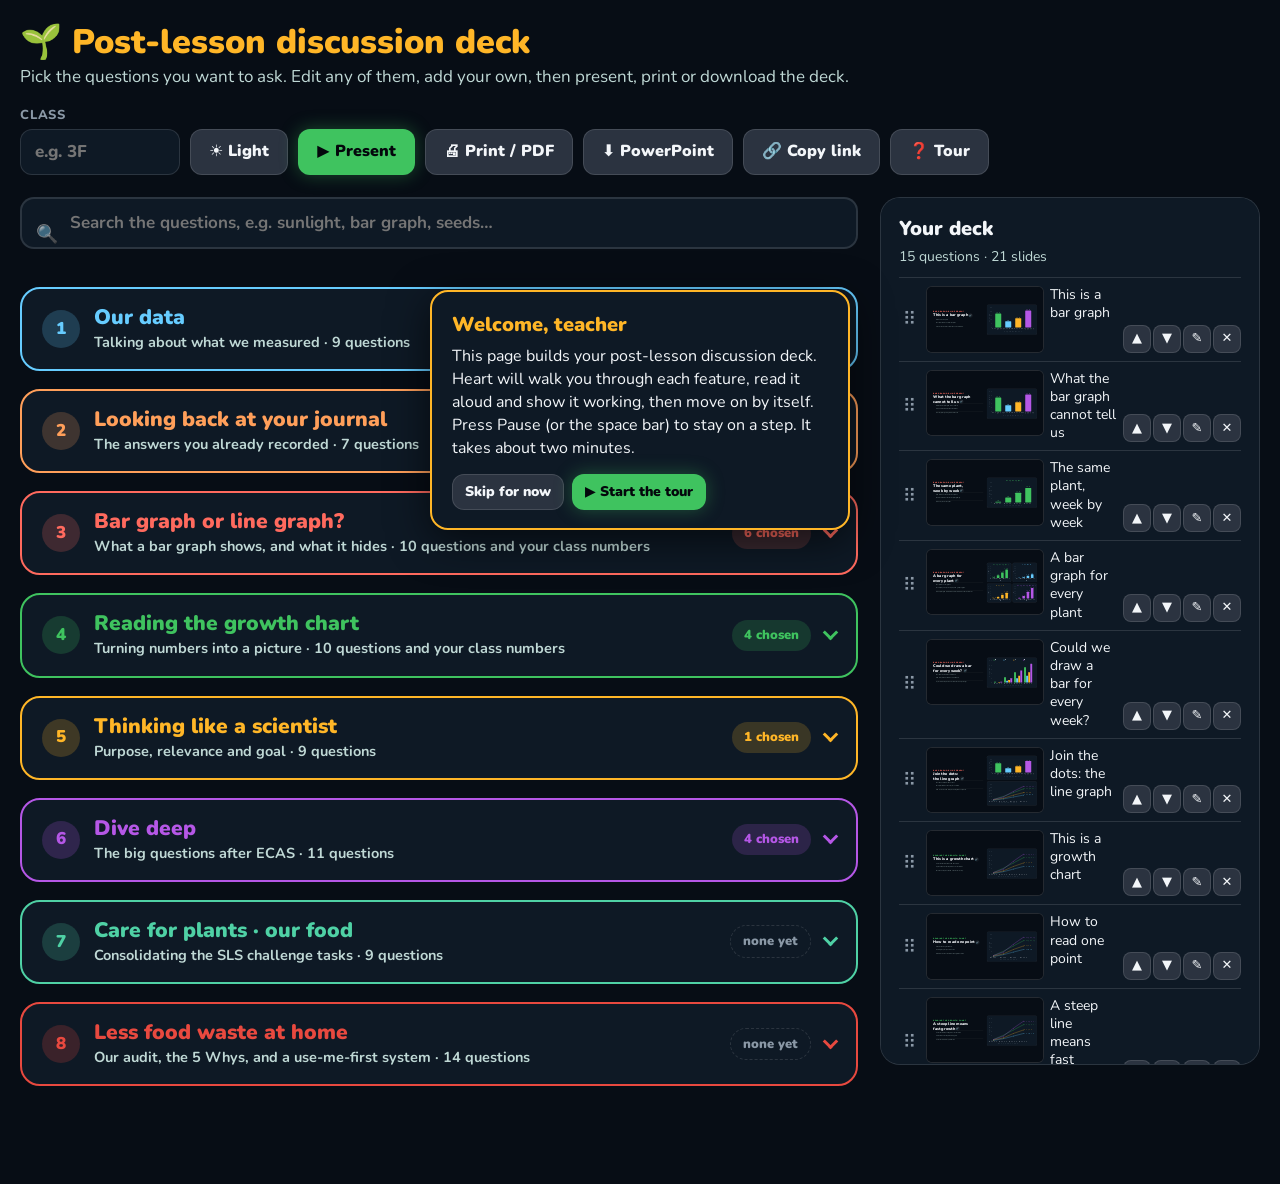
<file: discussion.html>
<!DOCTYPE html>
<html lang="en">
<head>
<meta charset="utf-8">
<meta name="viewport" content="width=device-width, initial-scale=1">
<title>Post-lesson discussion deck · Each Child a Seed</title>
<link rel="stylesheet" href="https://fonts.googleapis.com/css2?family=Nunito:wght@400;700;800;900&display=swap">
<script src="./discussion-questions.js"></script>
<script src="./heart.js"></script>
<style>
  :root{--bg:#070d15;--panel:#0e1925;--line:rgba(255,255,255,.12);--ink:#f3f6f9;--muted:#bfd8d5;--dim:#8a98a6;--btn:#2b3340;--field:#070d15;--yellow:#ffb627;--green:#3fc35f;--blue:#66ccff;--purple:#b557e6;--red:#e8493f;--cover:radial-gradient(120% 80% at 50% 0%,#15304a 0%,#08131f 60%,#04070c 100%)}
  html[data-theme="light"]{--bg:#f6f8fa;--panel:#ffffff;--line:rgba(20,33,61,.14);--ink:#14213d;--muted:#4a5568;--dim:#6a7179;--btn:#e3e8ee;--field:#ffffff;--yellow:#b36b00;--green:#1e8a3c;--blue:#0f6fa8;--purple:#7d35b8;--red:#c0392b;--cover:radial-gradient(120% 80% at 50% 0%,#e4f1ff 0%,#f6f8fa 60%,#ffffff 100%)}
  *{box-sizing:border-box}
  body{margin:0;background:var(--bg);color:var(--ink);font-family:Nunito,system-ui,sans-serif;font-size:17px;line-height:1.45}
  a{color:var(--blue)}
  button{font:inherit;cursor:pointer}
  input,textarea,select{font:inherit}
  .wrap{max-width:1280px;margin:0 auto;padding:24px 20px 80px}
  header.top{display:flex;flex-wrap:wrap;gap:16px;align-items:flex-end;justify-content:space-between;margin-bottom:22px}
  header.top h1{margin:0;font-size:34px;font-weight:900;color:var(--yellow);line-height:1.1}
  header.top p{margin:4px 0 0;color:var(--muted)}
  .tools{display:flex;flex-wrap:wrap;gap:10px;align-items:flex-end}
  .tools label{display:flex;flex-direction:column;gap:4px;font-size:13px;font-weight:800;color:var(--dim);text-transform:uppercase;letter-spacing:.06em}
  .tools input{min-height:46px;padding:0 14px;border-radius:12px;border:1px solid var(--line);background:var(--panel);color:var(--ink);font-weight:800;font-size:17px;width:160px}
  .btn{min-height:46px;padding:0 18px;border-radius:12px;border:1px solid var(--line);background:var(--btn);color:var(--ink);font-weight:900;font-size:16px;display:inline-flex;align-items:center;gap:8px}
  .btn:hover{filter:brightness(1.15)}
  .btn.primary{background:var(--green);color:#04070c;border-color:transparent;box-shadow:0 0 18px rgba(63,195,95,.35)}
  .btn.small{min-height:36px;font-size:14px;padding:0 12px}
  .btn:disabled{opacity:.5;cursor:default}
  .cols{display:grid;grid-template-columns:minmax(0,1fr) 380px;gap:22px;align-items:start}
  @media (max-width:960px){.cols{grid-template-columns:1fr}aside.deck{position:static}}
  .area{margin-bottom:18px;border-radius:20px;background:var(--panel);border:2px solid var(--ac);box-shadow:0 0 22px color-mix(in srgb,var(--ac) 25%,transparent)}
  .area>h2{margin:0;padding:16px 20px;display:flex;flex-wrap:wrap;gap:10px;align-items:baseline;font-size:22px;font-weight:900;color:var(--ac)}
  .area>h2 small{font-size:15px;font-weight:700;color:var(--muted)}
  .area>h2 .sel{margin-left:auto;display:flex;gap:6px}
  .area>h2 .sel button{font-size:13px;font-weight:800;padding:6px 10px;border-radius:999px;border:1px solid var(--line);background:var(--panel);color:var(--muted)}
  .area .intro{margin:0;padding:0 20px 12px;color:var(--muted);font-size:15px}
  .item{display:flex;gap:12px;align-items:flex-start;padding:12px 20px;border-top:1px solid var(--line);cursor:pointer}
  .item:hover{background:rgba(255,255,255,.03)}
  .item input{width:22px;height:22px;margin-top:3px;accent-color:var(--ac);flex:none}
  .item .txt{flex:1}
  .item .q{font-weight:800}
  .item .hint{color:var(--dim);font-size:14px}
  /* Scaffolded bank (the teacher, 2026-10-22: "collapse all the points into just the main heading, with a short caption explaining
     what to expect when clicked … make the user not feel overwhelmed"): each part is a heading and one line until it is opened,
     one part open at a time; a question's hint shows once it is ticked */
  .area{transition:box-shadow .3s,transform .2s}
  .area:not(.open){box-shadow:none}
  .area:not(.open):hover{transform:translateY(-2px);box-shadow:0 8px 22px color-mix(in srgb,var(--ac) 22%,transparent)}
  .area>.ah{all:unset;box-sizing:border-box;width:100%;display:grid;grid-template-columns:auto 1fr auto auto;grid-template-areas:"num t n chev" "num c n chev";column-gap:14px;row-gap:3px;align-items:center;padding:16px 20px;cursor:pointer;border-radius:18px}
  .area>.ah:focus-visible{outline:3px solid var(--ac);outline-offset:3px}
  .ah .ah-num{grid-area:num;width:38px;height:38px;border-radius:50%;display:grid;place-items:center;font-weight:900;font-size:17px;background:color-mix(in srgb,var(--ac) 20%,transparent);color:var(--ac)}
  .ah .ah-t{grid-area:t;font-size:21px;font-weight:900;color:var(--ac);line-height:1.15}
  .ah .ah-c{grid-area:c;font-size:14.5px;font-weight:700;color:var(--muted)}
  .ah .ah-n{grid-area:n;font-size:13px;font-weight:900;padding:6px 12px;border-radius:999px;white-space:nowrap;background:color-mix(in srgb,var(--ac) 18%,transparent);color:var(--ac);transition:transform .25s}
  .ah .ah-n.zero{background:transparent;border:1px dashed var(--line);color:var(--dim)}
  .ah .ah-n.pop{transform:scale(1.18)}
  .ah .chev{grid-area:chev;width:11px;height:11px;border-right:3px solid var(--ac);border-bottom:3px solid var(--ac);transform:translateY(-3px) rotate(45deg);transition:transform .3s}
  .area.open .ah .chev{transform:translateY(3px) rotate(225deg)}
  .area .ab{display:grid;grid-template-rows:0fr;transition:grid-template-rows .42s cubic-bezier(.2,.8,.2,1)}
  .area.open .ab{grid-template-rows:1fr}
  .area .ab-in{overflow:hidden;min-height:0}
  .area.instant .ab,.area.instant .chev{transition:none}
  .area .selbar{display:flex;justify-content:flex-end;gap:6px;padding:0 20px 10px}
  .area .selbar button{font-size:13px;font-weight:800;padding:6px 10px;border-radius:999px;border:1px solid var(--line);background:var(--panel);color:var(--muted)}
  .area.open .item{animation:dq-in .35s both}
  .area.open .item:nth-of-type(2){animation-delay:.04s}.area.open .item:nth-of-type(3){animation-delay:.08s}.area.open .item:nth-of-type(4){animation-delay:.12s}.area.open .item:nth-of-type(5){animation-delay:.16s}.area.open .item:nth-of-type(n+6){animation-delay:.2s}
  @keyframes dq-in{from{opacity:0;transform:translateY(6px)}}
  .item .hint{display:none}
  .item:has(input:checked) .hint{display:block;animation:dq-in .25s both}
  .item:has(input:checked){background:color-mix(in srgb,var(--ac) 7%,transparent)}
  /* the deck list shows each question's real slide, small; tap it to present from there, hover to see it bigger */
  .dl li{display:grid;grid-template-columns:18px 118px 1fr;grid-template-areas:"g th t" "g th ops";column-gap:10px;row-gap:6px;align-items:start}
  .dl li .grip{grid-area:g;align-self:center}.dl li .thumb{grid-area:th}.dl li .t{grid-area:t;line-height:1.3}.dl li .ops{grid-area:ops;align-self:end}.dl li .k{display:none}
  .dl li .thumb{width:118px;cursor:zoom-in;border-radius:6px;transition:transform .2s,box-shadow .2s}
  .dl li .thumb:hover{transform:scale(1.04);box-shadow:0 6px 18px rgba(0,0,0,.35)}
  #peek{position:fixed;z-index:40;width:480px;pointer-events:none;opacity:0;transform:translateX(10px) scale(.96);transition:opacity .18s,transform .18s;box-shadow:0 18px 50px rgba(0,0,0,.45);border-radius:12px}
  #peek.on{opacity:1;transform:none}
  @media (prefers-reduced-motion:reduce){.area .ab,.area .ah .chev,.area.open .item,.item:has(input:checked) .hint{transition:none;animation:none}}
  .item .edited{color:var(--yellow);font-size:12px;font-weight:800}
  /* search the question bank: matching parts open, other parts and non-matching questions step aside */
  .search{position:relative;margin-bottom:16px}
  .search input{width:100%;min-height:52px;padding:0 48px 0 48px;border-radius:14px;border:2px solid var(--line);background:var(--panel);color:var(--ink);font-size:17px;font-weight:700}
  .search input:focus{outline:none;border-color:var(--yellow)}
  .search input::-webkit-search-cancel-button,.search input::-webkit-search-decoration{-webkit-appearance:none;appearance:none;display:none}
  .search .glass{position:absolute;left:16px;top:50%;transform:translateY(-50%);font-size:18px;pointer-events:none;opacity:.7}
  .search .clear{position:absolute;right:10px;top:50%;transform:translateY(-50%);width:32px;height:32px;border-radius:50%;border:none;background:var(--btn);color:var(--ink);font-size:15px;display:none}
  .search.has .clear{display:block}
  .search .found{margin:8px 4px 0;font-size:14px;font-weight:800;color:var(--muted);min-height:1em}
  .search .found b{color:var(--yellow)}
  #areas.searching .selbar,#areas.searching .intro,#areas.searching .data,#areas.searching .addrow{display:none}
  #areas.searching .area .ab{transition:none}
  mark{background:color-mix(in srgb,var(--yellow) 35%,transparent);color:inherit;border-radius:4px;padding:0 2px}
  .tag{display:inline-block;font-size:12px;font-weight:900;letter-spacing:.06em;text-transform:uppercase;padding:2px 8px;border-radius:999px;margin-left:6px;vertical-align:middle}
  .tag.star{background:var(--purple);color:#04070c}
  .tag.exp{background:var(--btn);color:var(--muted)}
  .tag.mine{background:var(--yellow);color:#04070c}
  .addrow{padding:10px 20px 14px;border-top:1px solid var(--line)}
  .data{padding:14px 20px;border-top:1px solid var(--line)}
  .data h3{margin:0 0 6px;font-size:16px;color:var(--muted)}
  .data table{border-collapse:collapse;width:100%;font-size:15px}
  .data th,.data td{padding:4px 6px;text-align:left}
  .data th{color:var(--dim);font-weight:800;font-size:13px;text-transform:uppercase;letter-spacing:.05em}
  .data input{width:100%;min-width:60px;padding:6px 8px;border-radius:8px;border:1px solid var(--line);background:var(--field);color:var(--ink);font-weight:700}
  .data input.name{min-width:140px}
  .data .sw{display:inline-block;width:14px;height:14px;border-radius:50%;vertical-align:middle;margin-right:6px}
  .data .preview{margin-top:10px;background:var(--field);border-radius:14px;padding:8px}
  .data .preview svg{width:100%;height:auto;display:block}
  aside.deck{position:sticky;top:16px;border-radius:20px;background:var(--panel);border:1px solid var(--line);padding:16px 18px;max-height:calc(100vh - 32px);overflow:auto}
  aside.deck h2{margin:0 0 4px;font-size:20px;font-weight:900}
  aside.deck .count{color:var(--muted);font-size:14px;margin-bottom:10px}
  .dl{list-style:none;margin:0;padding:0}
  .dl li{display:flex;gap:6px;align-items:flex-start;padding:8px 0;border-top:1px solid var(--line);font-size:14px;color:var(--muted)}
  .dl li .grip{flex:none;cursor:grab;color:var(--dim);font-size:18px;line-height:1;padding:2px 4px;touch-action:none;user-select:none;-webkit-user-select:none}
  .dl li .grip:active{cursor:grabbing}
  .dl li.dragging{opacity:.35}
  .dl li.over-top{box-shadow:inset 0 3px 0 var(--yellow)}
  .dl li.over-bottom{box-shadow:inset 0 -3px 0 var(--yellow)}
  .dl li .k{font-weight:900;flex:none;width:22px}
  .dl li .t{flex:1;color:var(--ink)}
  .dl li .ops{display:flex;gap:2px;flex:none}
  .dl li .ops button{width:28px;height:28px;border-radius:8px;border:1px solid var(--line);background:var(--btn);color:var(--ink);font-size:13px;padding:0}
  .dl li .ops button:hover{filter:brightness(1.2)}
  .editor{margin-top:12px;padding:14px;border-radius:14px;background:var(--field);border:2px solid var(--yellow)}
  .editor h3{margin:0 0 8px;font-size:16px;color:var(--yellow)}
  .editor label{display:block;font-size:12px;font-weight:800;color:var(--dim);text-transform:uppercase;letter-spacing:.06em;margin:8px 0 4px}
  .editor textarea,.editor input,.editor select{width:100%;padding:8px 10px;border-radius:10px;border:1px solid var(--line);background:var(--panel);color:var(--ink);font-size:15px;resize:vertical}
  .editor .row{display:flex;gap:8px;margin-top:10px;flex-wrap:wrap}
  aside.deck .how{margin-top:12px;padding-top:12px;border-top:1px solid var(--line);font-size:13px;color:var(--dim)}
  kbd{font-family:inherit;font-weight:900;background:var(--btn);border-radius:6px;padding:1px 6px;color:var(--ink)}

  /* Teacher tour */
  #tour{display:none;position:fixed;inset:0;z-index:80}
  #tour.on{display:block}
  #tour .spot{position:absolute;border-radius:14px;box-shadow:0 0 0 9999px rgba(4,7,12,.78),0 0 0 3px var(--yellow);transition:all .25s;pointer-events:none}
  #tour .card{position:absolute;width:min(420px,calc(100vw - 32px));background:var(--panel);border:2px solid var(--yellow);border-radius:18px;padding:18px 20px;box-shadow:0 10px 40px rgba(0,0,0,.6)}
  #tour .card h3{margin:0 0 6px;font-size:20px;font-weight:900;color:var(--yellow)}
  #tour .card p{margin:0 0 14px;font-size:16px;color:var(--ink)}
  #tour .card .row{display:flex;gap:8px;align-items:center}
  #tour .card .step{margin-right:auto;font-size:13px;color:var(--dim);font-weight:800}
  #tour .card .fx{margin:0 0 14px;display:flex;flex-direction:column;gap:8px}
  #tour .card .fx .cap{font-size:13px;font-weight:800;color:var(--dim);text-transform:uppercase;letter-spacing:.06em}
  .mini{width:100%;aspect-ratio:16/9;position:relative;overflow:hidden;border-radius:10px;border:1px solid var(--line);background:var(--bg)}
  .mini-in{position:absolute;left:0;top:0;width:1366px;height:768px;transform-origin:0 0}
  .mini .slide{opacity:1;position:absolute;inset:0;transition:none}
  .mini .notes{display:block}
  .fx .chip{display:inline-flex;align-items:center;gap:8px;padding:8px 12px;border-radius:10px;background:var(--btn);border:1px solid var(--line);font-size:14px;font-weight:800;color:var(--ink);max-width:100%;overflow:hidden;white-space:nowrap;text-overflow:ellipsis}
  .fx .strip{display:flex;gap:6px}
  .fx .strip div{flex:1;min-width:0;padding:8px;border-radius:8px;background:var(--btn);border:1px solid var(--line);font-size:12px;font-weight:800;color:var(--ink);transition:transform .4s}
  .fx .strip div b{display:block;color:var(--dim);font-size:11px}
  .fx .count{font-size:15px;font-weight:900;color:var(--green)}
  .tour-pulse{animation:tourPulse .9s ease-in-out 4}
  #tour .card{max-height:calc(100vh - 32px);overflow:auto}
  .mini .fxring{outline:4px solid var(--yellow);outline-offset:6px;border-radius:999px}
  .mini .fxedit{outline:3px dashed var(--yellow);outline-offset:.6vmin;border-radius:.6vmin}
  @keyframes tourPulse{50%{transform:scale(1.08);box-shadow:0 0 0 6px rgba(255,182,39,.5)}}
  .hintcard{position:absolute;left:50%;bottom:9vmin;transform:translateX(-50%);z-index:7;background:var(--panel);border:2px solid var(--yellow);border-radius:16px;padding:14px 22px;font-size:2.2vmin;color:var(--ink);display:none;white-space:nowrap}
  .hintcard.on{display:block}

  /* Presentation */
  #present{display:none;position:fixed;inset:0;background:var(--bg);z-index:50}
  #present.on{display:block}
  .slide{position:absolute;inset:0;display:flex;flex-direction:column;justify-content:center;gap:4vmin;padding:7vmin 8vmin;background:var(--bg);color:var(--ink);opacity:0;transition:opacity .25s}
  .slide.on{opacity:1;z-index:2}
  .slide .eyebrow{font-size:2.2vmin;font-weight:900;letter-spacing:.14em;text-transform:uppercase;color:var(--ac)}
  .slide h1{margin:0;font-size:6.2vmin;font-weight:900;line-height:1.1;text-wrap:balance}
  .slide h1.big{font-size:9vmin}
  .slide .hint{font-size:3vmin;color:var(--muted);font-weight:700}
  .slide ul{margin:0;padding-left:3.5vmin;font-size:3.4vmin;line-height:1.45;color:var(--ink)}
  .slide li{margin:.6vmin 0}
  .slide .two{display:grid;grid-template-columns:1fr 1fr;gap:5vmin;align-items:center}
  .slide .two h1{font-size:5vmin}
  .slide .chart{background:var(--panel);border:1px solid var(--line);border-radius:2vmin;padding:2vmin}
  .slide .chart svg{width:100%;height:auto;display:block}
  .slide table.t{border-collapse:collapse;font-size:2.6vmin;width:100%}
  .slide table.t th,.slide table.t td{border:1px solid var(--line);padding:1vmin 1.4vmin;text-align:left}
  .slide table.t th{color:var(--muted);font-size:2vmin;text-transform:uppercase;letter-spacing:.06em}
  .slide.divider{background:var(--ac);color:#04070c}
  .slide.divider .eyebrow{color:rgba(4,7,12,.7)}
  .slide.divider .hint{color:rgba(4,7,12,.75)}
  html[data-theme="light"] .slide.divider{color:#ffffff}
  html[data-theme="light"] .slide.divider .eyebrow,html[data-theme="light"] .slide.divider .hint{color:rgba(255,255,255,.85)}
  .slide.cover{background:var(--cover)}
  .slide .foot{position:absolute;left:8vmin;bottom:3vmin;font-size:2vmin;color:var(--dim)}
  #present.editing [contenteditable]{outline:2px dashed var(--yellow);outline-offset:.6vmin;border-radius:.6vmin;cursor:text}
  .notes{position:absolute;left:0;right:0;bottom:0;z-index:5;background:var(--panel);border-top:2px solid var(--yellow);padding:2vmin 8vmin;font-size:2.4vmin;color:var(--muted);display:none}
  .notes.on{display:block}
  .notes b{color:var(--yellow)}
  .hud{position:absolute;right:2vmin;top:2vmin;z-index:6;display:flex;gap:8px}
  .hud button{min-height:40px;padding:0 14px;border-radius:12px;border:1px solid var(--line);background:var(--btn);color:var(--ink);font-weight:900}
  .hud button.on{background:var(--yellow);color:#04070c}
  .hud .n{position:absolute;right:0;top:48px;font-size:13px;color:var(--dim);white-space:nowrap}
  .heart-btn{font-size:.45em}

  /* Print: one slide per landscape page */
  #printDeck{display:none}
  @media print{
    @page{size:landscape;margin:0}
    body{background:var(--bg)}
    .wrap,#present{display:none !important}
    #printDeck{display:block}
    #printDeck .slide{position:relative;inset:auto;opacity:1;width:100vw;height:100vh;page-break-after:always;break-after:page;gap:3vmin}
    #printDeck .slide .pnotes{position:absolute;left:8vmin;right:8vmin;bottom:3vmin;font-size:1.9vmin;color:#5a6775;border-top:1px solid var(--line);padding-top:1vmin}
  }
</style>
</head>
<body>
<div class="wrap">
  <header class="top">
    <div>
      <h1>🌱 Post-lesson discussion deck</h1>
      <p>Pick the questions you want to ask. Edit any of them, add your own, then present, print or download the deck.</p>
    </div>
    <div class="tools">
      <label>Class <input id="cls" placeholder="e.g. 3F" maxlength="24"></label>
      <button class="btn" id="btnTheme" title="Switch between light and dark">☀️ Light</button>
      <button class="btn primary" id="btnPresent">▶ Present</button>
      <button class="btn" id="btnPrint">🖨 Print / PDF</button>
      <button class="btn" id="btnPptx">⬇ PowerPoint</button>
      <button class="btn" id="btnLink">🔗 Copy link</button>
      <button class="btn" id="btnTour" title="A one-minute tour of this page">❓ Tour</button>
    </div>
  </header>

  <div class="cols">
    <main>
      <div class="search" id="searchBox"><span class="glass" aria-hidden="true">🔍</span><input id="search" type="search" placeholder="Search the questions, e.g. sunlight, bar graph, seeds…" aria-label="Search the questions" autocomplete="off"><button class="clear" id="searchClear" type="button" aria-label="Clear the search">✕</button><div class="found" id="searchFound" aria-live="polite"></div></div>
      <div id="areas"></div>
    </main>
    <aside class="deck">
      <h2>Your deck</h2>
      <div class="count" id="count"></div>
      <ul class="dl" id="list"></ul>
      <div id="editor"></div>
      <div class="how">In the presentation: <kbd>→</kbd> next · <kbd>←</kbd> back · <kbd>N</kbd> teacher notes · <kbd>E</kbd> edit the slide · <kbd>Esc</kbd> exit · tap 🔊 and Heart reads the question.</div>
    </aside>
  </div>
</div>

<div id="present" aria-live="polite">
  <div class="hud">
    <button id="hudTheme" title="Light or dark (L)">☀️</button>
    <button id="hudEdit" title="Edit this slide's words (E)">✎ Edit</button>
    <button id="hudNotes" title="Show or hide teacher notes (N)">📝 Notes</button>
    <button id="hudExit" title="Exit (Esc)">✕</button>
    <div class="n" id="hudCount"></div>
  </div>
  <div id="slides"></div>
  <div class="hintcard" id="hintcard">→ next · ← back · <b>N</b> teacher notes · <b>E</b> edit the words · <b>L</b> light or dark · tap 🔊 and Heart reads · <b>Esc</b> exit</div>
  <div class="notes" id="notes"></div>
</div>
<div id="tour"><div class="spot" id="tourSpot"></div><div class="card" id="tourCard"></div></div>
<div id="printDeck"></div>

<script>
(function () {
  const $ = (s, r) => (r || document).querySelector(s);
  const el = (tag, cls, html) => { const e = document.createElement(tag); if (cls) e.className = cls; if (html !== undefined) e.innerHTML = html; return e; };
  const esc = s => String(s == null ? '' : s).replace(/[&<>"]/g, c => ({ '&': '&amp;', '<': '&lt;', '>': '&gt;', '"': '&quot;' }[c]));
  const KEY = 'ecas-discussion-v2';
  const areaById = Object.fromEntries(DQ_AREAS.map(a => [a.id, a]));

  /* Light or dark. The bank's accent colours are made for the dark theme; on light they get a deeper shade. */
  const LIGHT = { '#ffb627': '#b36b00', '#3fc35f': '#1e8a3c', '#66ccff': '#0f6fa8', '#b557e6': '#7d35b8', '#ff6a5e': '#c0392b', '#ff9f5a': '#b5551a', '#e8493f': '#c0392b', '#4fd1a5': '#0f7a5c' };
  const isLight = () => document.documentElement.dataset.theme === 'light';
  const accent = c => (isLight() && LIGHT[c]) || c;
  function applyTheme(t) {
    document.documentElement.dataset.theme = t;
    try { localStorage.setItem('ecas-theme', t); } catch (e) {}
    const b = document.getElementById('btnTheme'), h = document.getElementById('hudTheme');
    if (b) b.textContent = t === 'light' ? '🌙 Dark' : '☀️ Light';
    if (h) h.textContent = t === 'light' ? '🌙' : '☀️';
  }
  function toggleTheme() {
    applyTheme(isLight() ? 'dark' : 'light');
    renderAreas(); renderList();
    if ($('#present').classList.contains('on')) { $('#slides').innerHTML = deck.map(s => slideHTML(s)).join(''); show(cur); }
  }
  try { applyTheme(localStorage.getItem('ecas-theme') === 'light' ? 'light' : 'dark'); } catch (e) { applyTheme('dark'); }
  const BASE = Object.fromEntries(DQ_AREAS.flatMap(a => a.items.map(i => [i.id, { ...i, area: a.id }])));

  /* State: class, the ordered selection, the teacher's edits and own questions, chart data.
   * Restored from a shared link first, else from this device. */
  let state = { cls: '', sel: Object.values(BASE).filter(i => (i.star || i.t) && !i.opt).map(i => i.id), edits: {}, custom: [], data: JSON.parse(JSON.stringify(DQ_SAMPLE)) };
  try { const s = JSON.parse(localStorage.getItem(KEY) || 'null'); if (s && s.sel) state = { ...state, ...s }; } catch (e) {}
  const p = new URLSearchParams(location.search);
  const fromLink = key => { try { return JSON.parse(atob(p.get(key))); } catch (e) { return null; } };
  if (p.get('x')) { const x = fromLink('x'); if (x) { if (x.custom) state.custom = x.custom; if (x.edits) state.edits = x.edits; } }
  if (p.get('q')) state.sel = p.get('q').split(',').filter(id => item(id));
  if (p.get('c')) state.cls = p.get('c');
  if (p.get('d')) { const d = fromLink('d'); if (d && d.plants) state.data = d; }
  const save = () => { try { localStorage.setItem(KEY, JSON.stringify(state)); } catch (e) {} };

  // An item as the teacher sees it: the bank's text with their edits on top, or one of their own.
  function item(id) {
    const base = BASE[id] || state.custom.find(c => c.id === id);
    if (!base) return null;
    const e = state.edits[id] || {};
    return { ...base, ...e, areaObj: areaById[base.area], mine: !BASE[id], edited: !!state.edits[id] };
  }
  function selected() { return state.sel.map(item).filter(Boolean); }
  function allIds() { return [...Object.keys(BASE), ...state.custom.map(c => c.id)]; }

  /* ---------- the growth chart (SVG) ---------- */
  function chartSVG(data, opts) {
    const o = Object.assign({ w: 900, h: 520, dark: !isLight() }, opts || {});
    const L = 90, R = 230, T = 30, B = 70, W = o.w - L - R, H = o.h - T - B;
    let plants = data.plants.filter(pl => pl.name && pl.cm.some(v => v !== '' && v !== null && !isNaN(v)));
    const max = Math.max(5, ...plants.flatMap(pl => pl.cm.map(Number).filter(n => !isNaN(n))));
    const step = max > 30 ? 10 : max > 12 ? 5 : 2, yMax = Math.ceil(max / step) * step;
    const n = data.weeks.length, x = i => L + (n === 1 ? W / 2 : i * W / (n - 1)), y = v => T + H - (v / yMax) * H;
    const ink = o.dark ? '#f3f6f9' : '#14213d', dim = o.dark ? '#8a98a6' : '#6a7179', grid = o.dark ? 'rgba(255,255,255,.12)' : 'rgba(20,33,61,.14)';
    plants = plants.map(pl => ({ ...pl, color: accent(pl.color) }));
    let s = `<svg viewBox="0 0 ${o.w} ${o.h}" xmlns="http://www.w3.org/2000/svg" role="img" aria-label="Growth chart: height in cm by week" font-family="Nunito, Arial, sans-serif">`;
    for (let v = 0; v <= yMax; v += step) s += `<line x1="${L}" x2="${L + W}" y1="${y(v)}" y2="${y(v)}" stroke="${grid}"/><text x="${L - 12}" y="${y(v) + 6}" text-anchor="end" font-size="18" fill="${dim}">${v}</text>`;
    data.weeks.forEach((wk, i) => { s += `<text x="${x(i)}" y="${T + H + 32}" text-anchor="middle" font-size="19" font-weight="700" fill="${ink}">${esc(wk)}</text>`; });
    s += `<text x="${L + W / 2}" y="${T + H + 62}" text-anchor="middle" font-size="17" fill="${dim}">Week we measured</text>`;
    s += `<text transform="translate(26 ${T + H / 2}) rotate(-90)" text-anchor="middle" font-size="17" fill="${dim}">Height in cm</text>`;
    plants.forEach(pl => {
      const pts = pl.cm.map((v, i) => [x(i), y(Number(v) || 0)]);
      s += `<polyline fill="none" stroke="${pl.color}" stroke-width="5" stroke-linejoin="round" stroke-linecap="round" points="${pts.map(p => p.join(',')).join(' ')}"/>`;
      pts.forEach(p => { s += `<circle cx="${p[0]}" cy="${p[1]}" r="7" fill="${pl.color}" stroke="${o.dark ? '#0e1925' : '#fff'}" stroke-width="3"/>`; });
      const last = pts[pts.length - 1];
      s += `<text x="${last[0] + 14}" y="${last[1] + 6}" font-size="18" font-weight="800" fill="${pl.color}">${esc(pl.name)}</text>`;
    });
    return s + '</svg>';
  }
  /* Bar graphs: 'bar' = one bar per plant at the last week; 'weeks' = one plant, a bar per week (opts.plant);
   * 'bars' = a group of bars for every week. */
  function barSVG(data, mode, opts) {
    const o = Object.assign({ w: 900, h: 520, plant: 0 }, opts || {});
    const L = 90, R = 40, T = mode === 'weeks' ? 60 : 40, B = mode === 'bar' ? 110 : 70, W = o.w - L - R, H = o.h - T - B;
    const plants = data.plants.filter(pl => pl.name && pl.cm.some(v => v !== '' && v !== null && !isNaN(v))).map(pl => ({ ...pl, color: accent(pl.color) }));
    const lastIdx = data.weeks.length - 1;
    const max = Math.max(5, ...plants.flatMap(pl => pl.cm.map(Number).filter(n => !isNaN(n))));
    const step = max > 30 ? 10 : max > 12 ? 5 : 2, yMax = Math.ceil(max / step) * step;
    const dark = !isLight();
    const y = v => T + H - (v / yMax) * H, ink = dark ? '#f3f6f9' : '#14213d', dim = dark ? '#8a98a6' : '#6a7179', grid = dark ? 'rgba(255,255,255,.12)' : 'rgba(20,33,61,.14)';
    const one = plants[o.plant] || plants[0];
    const label = mode === 'bars' ? 'Height in cm, every week' : mode === 'weeks' ? `${one ? one.name : ''}, week by week` : `Height in cm at ${esc(data.weeks[lastIdx])}`;
    let s = `<svg viewBox="0 0 ${o.w} ${o.h}" xmlns="http://www.w3.org/2000/svg" role="img" aria-label="Bar graph: ${esc(label)}" font-family="Nunito, Arial, sans-serif">`;
    for (let v = 0; v <= yMax; v += step) s += `<line x1="${L}" x2="${L + W}" y1="${y(v)}" y2="${y(v)}" stroke="${grid}"/><text x="${L - 12}" y="${y(v) + 6}" text-anchor="end" font-size="18" fill="${dim}">${v}</text>`;
    s += `<text transform="translate(26 ${T + H / 2}) rotate(-90)" text-anchor="middle" font-size="17" fill="${dim}">Height in cm</text>`;
    if (mode === 'weeks' && one) {
      const gw = W / data.weeks.length, bw = Math.min(120, gw * 0.6);
      s += `<text x="${L + W / 2}" y="${T - 24}" text-anchor="middle" font-size="24" font-weight="800" fill="${one.color}">${esc(one.name)}</text>`;
      data.weeks.forEach((wk, wi) => {
        const v = Number(one.cm[wi]) || 0, bx = L + wi * gw + (gw - bw) / 2;
        s += `<rect x="${bx}" y="${y(v)}" width="${bw}" height="${T + H - y(v)}" rx="8" fill="${one.color}"/>`;
        s += `<text x="${bx + bw / 2}" y="${y(v) - 10}" text-anchor="middle" font-size="20" font-weight="800" fill="${one.color}">${v} cm</text>`;
        s += `<text x="${bx + bw / 2}" y="${T + H + 32}" text-anchor="middle" font-size="19" font-weight="700" fill="${ink}">${esc(wk)}</text>`;
      });
      s += `<text x="${L + W / 2}" y="${T + H + 62}" text-anchor="middle" font-size="17" fill="${dim}">Week we measured</text>`;
    } else if (mode === 'bars') {
      const gw = W / data.weeks.length, bw = Math.min(40, (gw - 24) / Math.max(1, plants.length));
      data.weeks.forEach((wk, wi) => {
        const gx = L + wi * gw + (gw - bw * plants.length) / 2;
        plants.forEach((pl, pi) => { const v = Number(pl.cm[wi]) || 0; s += `<rect x="${gx + pi * bw}" y="${y(v)}" width="${bw - 4}" height="${T + H - y(v)}" rx="4" fill="${pl.color}"/>`; });
        s += `<text x="${L + wi * gw + gw / 2}" y="${T + H + 32}" text-anchor="middle" font-size="19" font-weight="700" fill="${ink}">${esc(wk)}</text>`;
      });
      s += `<text x="${L + W / 2}" y="${T + H + 62}" text-anchor="middle" font-size="17" fill="${dim}">Week we measured</text>`;
      plants.forEach((pl, pi) => { s += `<rect x="${L + 8 + pi * 190}" y="${T - 30}" width="16" height="16" rx="4" fill="${pl.color}"/><text x="${L + 30 + pi * 190}" y="${T - 17}" font-size="15" font-weight="700" fill="${ink}">${esc(pl.name)}</text>`; });
    } else {
      const gw = W / Math.max(1, plants.length), bw = Math.min(140, gw * 0.6);
      plants.forEach((pl, pi) => {
        const v = Number(pl.cm[lastIdx]) || 0, bx = L + pi * gw + (gw - bw) / 2;
        s += `<rect x="${bx}" y="${y(v)}" width="${bw}" height="${T + H - y(v)}" rx="8" fill="${pl.color}"/>`;
        s += `<text x="${bx + bw / 2}" y="${y(v) - 10}" text-anchor="middle" font-size="20" font-weight="800" fill="${pl.color}">${v} cm</text>`;
        const words = pl.name.split(' ');
        s += `<text x="${bx + bw / 2}" y="${T + H + 30}" text-anchor="middle" font-size="18" font-weight="700" fill="${ink}">${esc(words.slice(0, 2).join(' '))}</text>`;
        if (words.length > 2) s += `<text x="${bx + bw / 2}" y="${T + H + 52}" text-anchor="middle" font-size="16" fill="${dim}">${esc(words.slice(2).join(' '))}</text>`;
      });
      s += `<text x="${L + W / 2}" y="${T + H + 86}" text-anchor="middle" font-size="17" fill="${dim}">${label}</text>`;
    }
    return s + '</svg>';
  }
  function chartFor(kind) {
    if (kind === 'bar') return `<div class="chart">${barSVG(state.data, 'bar')}</div>`;
    if (kind === 'weeks') return `<div class="chart">${barSVG(state.data, 'weeks', { plant: 0 })}</div>`;
    if (kind === 'multi') {
      const n = state.data.plants.filter(pl => pl.name && pl.cm.some(v => v !== '' && v !== null && !isNaN(v))).length;
      let g = '<div style="display:grid;grid-template-columns:1fr 1fr;gap:1.5vmin">';
      for (let i = 0; i < n; i++) g += `<div class="chart" style="padding:1vmin">${barSVG(state.data, 'weeks', { plant: i, w: 520, h: 400 })}</div>`;
      return g + '</div>';
    }
    if (kind === 'bars') return `<div class="chart">${barSVG(state.data, 'bars')}</div>`;
    if (kind === 'both') return `<div style="display:flex;flex-direction:column;gap:2vmin"><div class="chart">${barSVG(state.data, 'bar', { h: 400 })}</div><div class="chart">${chartSVG(state.data, { h: 400 })}</div></div>`;
    return `<div class="chart">${chartSVG(state.data)}</div>`;
  }
  function tableHTML(data) {
    let h = '<table class="t"><tr><th>Plant</th>' + data.weeks.map(w => `<th>${esc(w)}</th>`).join('') + '</tr>';
    data.plants.filter(pl => pl.name).forEach(pl => { h += `<tr><td style="color:${accent(pl.color)};font-weight:800">${esc(pl.name)}</td>` + pl.cm.map(v => `<td>${v === '' ? '' : esc(v) + ' cm'}</td>`).join('') + '</tr>'; });
    return h + '</table>';
  }

  /* ---------- builder: the question market ---------- */
  let openArea = null;   /* which part is open; none at first, so the page starts as six short headings */
  function chosenIn(aid) { return state.sel.filter(id => { const i = item(id); return i && i.area === aid; }).length; }
  function chipText(n) { return n ? `${n} chosen` : 'none yet'; }
  function setOpen(id, instant) {
    openArea = id;
    document.querySelectorAll('#areas .area').forEach(b => {
      const on = b.dataset.area === id; b.classList.toggle('open', on); b.querySelector('.ah').setAttribute('aria-expanded', on);
      if (instant) { b.classList.add('instant'); requestAnimationFrame(() => requestAnimationFrame(() => b.classList.remove('instant'))); }
    });
  }
  function updateChips() {
    document.querySelectorAll('#areas [data-n]').forEach(c => { const n = chosenIn(c.dataset.n); if (c.textContent !== chipText(n)) { c.classList.add('pop'); setTimeout(() => c.classList.remove('pop'), 250); } c.textContent = chipText(n); c.classList.toggle('zero', !n); });
  }
  let query = '';
  const norm = t => String(t || '').toLowerCase().replace(/[\u2018\u2019]/g, "'");
  const qWords = () => norm(query).split(/\s+/).filter(Boolean);
  // A question matches when every word typed appears in what the teacher can see: the question, its hint or its points, or its part's title.
  function matches(i, a) {
    const ws = qWords(); if (!ws.length) return true;
    const hay = norm([i.q, i.t, i.hint, (i.lines || []).join(' '), a.title, a.sub].join(' '));
    return ws.every(w => hay.includes(w));
  }
  function hl(text) {
    const ws = qWords(), safe = esc(text); if (!ws.length) return safe;
    const re = new RegExp('(' + ws.map(w => esc(w).replace(/[.*+?^${}()|[\]\\]/g, '\\$&')).join('|') + ')', 'gi');
    return safe.replace(re, '<mark>$1</mark>');
  }
  function renderAreas() {
    const root = $('#areas'); root.innerHTML = '';
    const searching = qWords().length > 0; let hits = 0, partsHit = 0;
    root.classList.toggle('searching', searching);
    DQ_AREAS.forEach((a, k) => {
      const all = [...a.items.map(i => i.id), ...state.custom.filter(c => c.area === a.id).map(c => c.id)], n = chosenIn(a.id);
      const ids = searching ? all.filter(id => matches(item(id), a)) : all;
      if (searching && !ids.length) return;
      hits += ids.length; partsHit++;
      const box = el('section', 'area' + ((searching || openArea === a.id) ? ' open' : '')); box.style.setProperty('--ac', accent(a.color)); box.dataset.area = a.id;
      box.appendChild(el('button', 'ah', `<span class="ah-num">${k + 1}</span><span class="ah-t">${esc(a.title)}</span><span class="ah-c">${esc(a.sub)} · ${searching ? `${ids.length} of ${all.length} match` : `${ids.length} question${ids.length === 1 ? '' : 's'}${a.chart ? ' and your class numbers' : ''}`}</span><span class="ah-n${n ? '' : ' zero'}" data-n="${a.id}">${chipText(n)}</span><span class="chev" aria-hidden="true"></span>`));
      const h = box.lastChild; h.type = 'button'; h.dataset.open = a.id; h.setAttribute('aria-expanded', searching || openArea === a.id);
      const ab = el('div', 'ab'), inner = el('div', 'ab-in'); ab.appendChild(inner); box.appendChild(ab);
      inner.appendChild(el('div', 'selbar', `<button data-all="${a.id}">Select all</button><button data-none="${a.id}">None</button>`));
      inner.appendChild(el('p', 'intro', esc(a.intro)));
      if (a.chart) inner.appendChild(dataEditor());
      ids.forEach(id => {
        const i = item(id), row = el('label', 'item');
        row.innerHTML = `<input type="checkbox" ${state.sel.includes(id) ? 'checked' : ''} data-id="${id}"><div class="txt"><div class="q">${hl(i.q || i.t)}${i.star ? '<span class="tag star">main</span>' : ''}${i.t ? '<span class="tag exp">explainer</span>' : ''}${i.mine ? '<span class="tag mine">mine</span>' : ''}</div>${i.hint ? `<div class="hint"${searching && qWords().some(w => norm(i.hint).includes(w)) ? ' style="display:block"' : ''}>${hl(i.hint)}</div>` : ''}${i.edited ? '<div class="edited">✎ edited by you</div>' : ''}</div>`;
        inner.appendChild(row);
      });
      inner.appendChild(el('div', 'addrow', `<button class="btn small" data-add="${a.id}">+ Add your own question here</button>`));
      root.appendChild(box);
    });
    const found = $('#searchFound');
    if (found) found.innerHTML = !searching ? '' : hits ? `<b>${hits}</b> question${hits === 1 ? '' : 's'} found in ${partsHit} part${partsHit === 1 ? '' : 's'}` : `No questions match "${esc(query.trim())}". Try one word, such as <b>light</b>, <b>graph</b> or <b>seed</b>.`;
    $('#searchBox').classList.toggle('has', !!query);
  }
  $('#search').addEventListener('input', e => { query = e.target.value; renderAreas(); });
  $('#searchClear').addEventListener('click', () => { query = ''; $('#search').value = ''; renderAreas(); $('#search').focus(); });
  $('#search').addEventListener('keydown', e => { if (e.key === 'Escape') { $('#searchClear').click(); } });
  // Press / anywhere on the builder to jump to the search box.
  document.addEventListener('keydown', e => {
    if (e.key !== '/' || e.target.closest('input,textarea,[contenteditable="true"]')) return;
    if ($('#present').classList.contains('on') || $('#tour').classList.contains('on')) return;
    e.preventDefault(); $('#search').focus();
  });
  $('#areas').addEventListener('change', e => {
    const id = e.target.dataset.id; if (!id) return;
    state.sel = e.target.checked ? [...state.sel, id] : state.sel.filter(x => x !== id);
    save(); renderList(); updateChips();
  });
  $('#areas').addEventListener('click', e => {
    const t = e.target;
    const h = t.closest('[data-open]');
    if (h && qWords().length) { const b = h.closest('.area'), on = !b.classList.contains('open'); b.classList.toggle('open', on); h.setAttribute('aria-expanded', on); return; }
    if (h) { const id = h.dataset.open; setOpen(openArea === id ? null : id); if (openArea) setTimeout(() => h.scrollIntoView({ behavior: 'smooth', block: 'nearest' }), 430); return; }
    if (t.dataset.all || t.dataset.none) {
      const a = t.dataset.all || t.dataset.none, ids = allIds().filter(id => item(id).area === a);
      state.sel = t.dataset.all ? [...new Set([...state.sel, ...ids])] : state.sel.filter(x => !ids.includes(x));
      save(); renderAreas(); renderList();
    } else if (t.dataset.add) {
      const id = 'X' + Date.now().toString(36);
      state.custom.push({ id, area: t.dataset.add, q: 'My question…', hint: '', listen: '', push: '' });
      state.sel.push(id); save(); renderAreas(); renderList(); openEditor(id);
    }
  });
  function dataEditor() {
    const d = state.data, box = el('div', 'data');
    let h = '<h3>Your class data for the chart slides (heights in cm). Leave a plant blank to hide it.</h3><table><tr><th>Plant</th>' + d.weeks.map((w, i) => `<th><input data-week="${i}" value="${esc(w)}"></th>`).join('') + '</tr>';
    d.plants.forEach((pl, r) => { h += `<tr><td><span class="sw" style="background:${accent(pl.color)}"></span><input class="name" data-name="${r}" value="${esc(pl.name)}"></td>` + pl.cm.map((v, c) => `<td><input type="number" step="0.5" min="0" data-cm="${r},${c}" value="${esc(v)}"></td>`).join('') + '</tr>'; });
    h += '</table><div style="margin-top:8px;display:flex;gap:8px;align-items:center;flex-wrap:wrap"><button class="btn small" id="resetData">Reset to sample data</button><span style="color:var(--dim);font-size:13px">Copy the numbers from your class sheet; the chart updates as you type.</span></div><div class="preview" id="chartPreview"></div>';
    box.innerHTML = h;
    const redraw = () => { $('#chartPreview').innerHTML = chartSVG(state.data, { w: 900, h: 420 }); };
    box.addEventListener('input', e => {
      const t = e.target;
      if (t.dataset.week !== undefined) d.weeks[+t.dataset.week] = t.value;
      else if (t.dataset.name !== undefined) d.plants[+t.dataset.name].name = t.value;
      else if (t.dataset.cm) { const [r, c] = t.dataset.cm.split(',').map(Number); d.plants[r].cm[c] = t.value === '' ? '' : Number(t.value); }
      save(); redraw();
    });
    box.addEventListener('click', e => { if (e.target.id === 'resetData') { state.data = JSON.parse(JSON.stringify(DQ_SAMPLE)); save(); renderAreas(); } });
    setTimeout(redraw, 0);
    return box;
  }

  /* ---------- the deck panel: order, edit, remove ---------- */
  function renderList() {
    const items = selected(), list = $('#list'); list.innerHTML = '';
    let areas = 0, last = null; items.forEach(i => { if (i.area !== last) { areas++; last = i.area; } });
    $('#count').textContent = `${items.length} question${items.length === 1 ? '' : 's'} · ${items.length + areas + 2} slides`;
    items.forEach((i, k) => {
      const li = el('li', '', `<span class="grip" title="Drag to reorder">⠿</span><div class="mini thumb" data-goto="${esc(i.id)}" title="Present from this slide"><div class="mini-in">${slideHTML(itemSlide(i))}</div></div><span class="k" style="color:${accent(i.areaObj.color)}">${esc(i.area)}</span><span class="t">${esc(i.q || i.t)}${i.edited || i.mine ? ' <span style="color:var(--yellow)">✎</span>' : ''}</span><span class="ops"><button data-up="${k}" title="Move up">▲</button><button data-down="${k}" title="Move down">▼</button><button data-edit="${i.id}" title="Edit">✎</button><button data-del="${i.id}" title="Remove from deck">✕</button></span>`);
      li.dataset.index = k;
      list.appendChild(li);
    });
    $('#btnPresent').disabled = $('#btnPrint').disabled = $('#btnPptx').disabled = items.length === 0;
    requestAnimationFrame(() => fitMinis(list));
  }
  // Drag a slide by its ⠿ grip to a new place in the deck (mouse, pen or touch).
  (function () {
    let from = -1, to = -1, after = false;
    const list = $('#list');
    const clear = () => list.querySelectorAll('li').forEach(li => li.classList.remove('over-top', 'over-bottom', 'dragging'));
    list.addEventListener('pointerdown', e => {
      const g = e.target.closest('.grip'); if (!g) return;
      const li = g.closest('li'); from = +li.dataset.index; to = from; after = false;
      li.classList.add('dragging'); g.setPointerCapture(e.pointerId); e.preventDefault();
    });
    list.addEventListener('pointermove', e => {
      if (from < 0) return;
      const under = document.elementFromPoint(e.clientX, e.clientY), li = under && under.closest('#list li'); if (!li) return;
      const r = li.getBoundingClientRect(); after = e.clientY > r.top + r.height / 2; to = +li.dataset.index;
      list.querySelectorAll('li').forEach(x => x.classList.remove('over-top', 'over-bottom'));
      if (to !== from) li.classList.add(after ? 'over-bottom' : 'over-top');
    });
    const drop = () => {
      if (from < 0) return;
      let dest = after ? to + 1 : to; if (dest > from) dest--;
      if (to >= 0 && dest !== from) { const [id] = state.sel.splice(from, 1); state.sel.splice(dest, 0, id); save(); }
      from = -1; clear(); renderList();
    };
    list.addEventListener('pointerup', drop);
    list.addEventListener('pointercancel', () => { from = -1; clear(); });
  })();
  $('#list').addEventListener('click', e => {
    const b = e.target.closest('button'); if (!b) return;
    const d = b.dataset;
    if (d.up !== undefined || d.down !== undefined) {
      const k = +(d.up !== undefined ? d.up : d.down), j = d.up !== undefined ? k - 1 : k + 1;
      if (j < 0 || j >= state.sel.length) return;
      [state.sel[k], state.sel[j]] = [state.sel[j], state.sel[k]];
    } else if (d.del) { state.sel = state.sel.filter(x => x !== d.del); renderAreas(); }
    else if (d.edit) { openEditor(d.edit); return; }
    save(); renderList();
  });
  function openEditor(id) {
    const i = item(id); if (!i) return;
    const ed = $('#editor');
    const isExp = !!i.t;
    ed.innerHTML = `<div class="editor"><h3>✎ Edit this slide</h3>
      <label>${isExp ? 'Slide title' : 'Question (what students see)'}</label><textarea id="edQ" rows="3">${esc(i.q || i.t)}</textarea>
      ${isExp ? `<label>Points on the slide (one per line)</label><textarea id="edLines" rows="4">${esc((i.lines || []).join('\n'))}</textarea>` : `<label>Hint under the question (students see)</label><input id="edHint" value="${esc(i.hint)}">`}
      <label>Teacher notes · listen for</label><textarea id="edListen" rows="2">${esc(i.listen)}</textarea>
      ${isExp ? '' : `<label>Teacher notes · push further</label><textarea id="edPush" rows="2">${esc(i.push)}</textarea>`}
      <div class="row"><button class="btn small primary" id="edSave">Save</button><button class="btn small" id="edCancel">Cancel</button>${i.mine ? '<button class="btn small" id="edDelete" style="margin-left:auto;color:#ff9f9a">Delete my question</button>' : i.edited ? '<button class="btn small" id="edReset" style="margin-left:auto">Back to original</button>' : ''}</div></div>`;
    ed.scrollIntoView({ behavior: 'smooth', block: 'nearest' });
    $('#edSave').onclick = () => {
      const e = { listen: $('#edListen').value.trim() };
      if (isExp) { e.t = $('#edQ').value.trim(); e.lines = $('#edLines').value.split('\n').map(s => s.trim()).filter(Boolean); }
      else { e.q = $('#edQ').value.trim(); e.hint = $('#edHint').value.trim(); e.push = $('#edPush').value.trim(); }
      if (i.mine) Object.assign(state.custom.find(c => c.id === id), e); else state.edits[id] = e;
      save(); ed.innerHTML = ''; renderAreas(); renderList();
    };
    $('#edCancel').onclick = () => { ed.innerHTML = ''; };
    const del = $('#edDelete'); if (del) del.onclick = () => { state.custom = state.custom.filter(c => c.id !== id); state.sel = state.sel.filter(x => x !== id); save(); ed.innerHTML = ''; renderAreas(); renderList(); };
    const rs = $('#edReset'); if (rs) rs.onclick = () => { delete state.edits[id]; save(); ed.innerHTML = ''; renderAreas(); renderList(); };
  }

  /* ---------- the deck ---------- */
  function buildDeck() {
    const items = selected(), cls = state.cls.trim(), slides = [];
    const today = new Date().toLocaleDateString('en-SG', { day: 'numeric', month: 'long', year: 'numeric' });
    slides.push({ kind: 'cover', title: 'Our seeds, our data', sub: cls ? `Class ${cls} · What did we find out?` : 'What did we find out?', foot: `Each Child a Seed · ${today}`, notes: 'Say: You grew real plants and collected real data. Today we think like scientists about what the numbers tell us.' });
    let last = null;
    items.forEach(i => {
      const a = i.areaObj;
      if (i.area !== last) { slides.push({ kind: 'divider', area: a, title: a.title, sub: a.sub, notes: a.intro }); last = i.area; }
      slides.push(itemSlide(i));
    });
    slides.push({ kind: 'end', title: 'I wonder…', sub: 'Every scientist ends with a new question. What is yours?', notes: 'Finish with one question the class cannot answer yet, and put it on the I wonder board.' });
    return slides;
  }
  function itemSlide(i) {
    const a = i.areaObj;
    if (i.t) return { kind: 'explain', id: i.id, area: a, t: i.t, lines: i.lines || [], chart: i.chart, table: i.table, notes: i.listen };
    return { kind: 'q', id: i.id, area: a, q: i.q, hint: i.hint, chart: i.chart, notes: [i.listen && `Listen for: ${i.listen}`, i.push && `Push further: ${i.push}`].filter(Boolean).join('  ·  ') };
  }
  function fitMinis(root) { (root || document).querySelectorAll('.mini').forEach(m => { const n = m.querySelector('.mini-in'); if (n && m.clientWidth) n.style.transform = `scale(${m.clientWidth / 1366})`; }); }
  function slideHTML(s, forPrint) {
    const ac = accent(s.area ? s.area.color : '#ffb627');
    const chart = s.chart ? chartFor(s.chart) : '';
    let inner = '';
    if (s.kind === 'cover') inner = `<div class="eyebrow">Each Child a Seed · Post-lesson discussion</div><h1 class="big">${esc(s.title)}</h1><div class="hint">${esc(s.sub)}</div><div class="foot">${esc(s.foot)}</div>`;
    else if (s.kind === 'divider') inner = `<div class="eyebrow">Part ${esc(s.area.id)}</div><h1 class="big">${esc(s.title)}</h1><div class="hint">${esc(s.sub)}</div>`;
    else if (s.kind === 'end') inner = `<div class="eyebrow">You did it</div><h1 class="big">${esc(s.title)}</h1><div class="hint">${esc(s.sub)}</div>`;
    else if (s.kind === 'q') {
      const body = `<div class="eyebrow">${esc(s.area.title)}</div><h1 data-heart data-field="q">${esc(s.q)}</h1><div class="hint" data-field="hint">${esc(s.hint)}</div>`;
      inner = s.chart ? `<div class="two"><div>${body}</div>${chart}</div>` : body;
    } else {
      const body = `<div class="eyebrow">${esc(s.area.title)}</div><h1 data-heart data-field="t">${esc(s.t)}</h1><ul data-field="lines">${s.lines.map(l => `<li>${esc(l)}</li>`).join('')}</ul>`;
      inner = s.table ? `<div class="two"><div>${body}</div><div><div class="chart" style="margin-bottom:2vmin">${tableHTML(state.data)}</div>${chart}</div></div>` : s.chart ? `<div class="two"><div>${body}</div>${chart}</div>` : body;
    }
    return `<section class="slide ${s.kind === 'divider' ? 'divider' : ''} ${s.kind === 'cover' ? 'cover' : ''}" data-id="${esc(s.id || '')}" style="--ac:${ac}">${inner}${forPrint && s.notes ? `<div class="pnotes">Teacher notes: ${esc(s.notes)}</div>` : ''}</section>`;
  }

  /* ---------- present ---------- */
  let deck = [], cur = 0, notesOn = false, editOn = false;
  /* tap a preview to present from that slide; hover to see it bigger beside the deck */
  $('#list').addEventListener('click', e => {
    const g = e.target.closest('[data-goto]'); if (!g) return;
    present(); const k = deck.findIndex(x => x.id === g.dataset.goto); if (k >= 0) show(k);
  });
  (function () {
    const peek = el('div', 'mini'); peek.id = 'peek'; peek.innerHTML = '<div class="mini-in"></div>'; document.body.appendChild(peek);
    $('#list').addEventListener('mouseover', e => {
      const g = e.target.closest('.thumb'); if (!g) return;
      peek.querySelector('.mini-in').innerHTML = g.querySelector('.mini-in').innerHTML;
      const r = g.getBoundingClientRect(), w = Math.min(480, Math.max(260, r.left - 30));
      peek.style.width = w + 'px'; peek.style.left = Math.max(10, r.left - w - 16) + 'px';
      peek.style.top = Math.max(10, Math.min(innerHeight - w * 9 / 16 - 10, r.top + r.height / 2 - w * 9 / 32)) + 'px';
      fitMinis(peek.parentNode); peek.querySelector('.mini-in').style.transform = `scale(${w / 1366})`; peek.classList.add('on');
    });
    $('#list').addEventListener('mouseout', e => { if (!e.relatedTarget || !e.relatedTarget.closest || !e.relatedTarget.closest('.thumb')) peek.classList.remove('on'); });
    addEventListener('resize', () => fitMinis($('#list')));
  })();
  function present() {
    deck = buildDeck(); cur = 0; editOn = false; $('#present').classList.remove('editing'); $('#hudEdit').classList.remove('on');
    $('#slides').innerHTML = deck.map(s => slideHTML(s)).join('');
    $('#present').classList.add('on'); show(0);
    if (document.documentElement.requestFullscreen) document.documentElement.requestFullscreen().catch(() => {});
    let keysSeen = false; try { keysSeen = !!localStorage.getItem('ecas-discussion-keys-seen'); } catch (e) {}
    if (!keysSeen) { $('#hintcard').classList.add('on'); try { localStorage.setItem('ecas-discussion-keys-seen', '1'); } catch (e) {} setTimeout(() => $('#hintcard').classList.remove('on'), 9000); }
  }
  function show(i) {
    cur = Math.max(0, Math.min(deck.length - 1, i));
    document.querySelectorAll('#slides .slide').forEach((s, k) => s.classList.toggle('on', k === cur));
    $('#hudCount').textContent = `${cur + 1} / ${deck.length}`;
    const n = $('#notes'); n.innerHTML = deck[cur].notes ? `<b>Teacher notes</b> · ${esc(deck[cur].notes)}` : ''; n.classList.toggle('on', notesOn && !!deck[cur].notes);
    if (notesOn) $('#hintcard').classList.remove('on');
    applyEditable();
  }
  // Editing on the slide itself: the question, hint and points become editable; changes are kept with the deck.
  function applyEditable() {
    document.querySelectorAll('#slides [data-field]').forEach(f => f.contentEditable = 'false');
    if (!editOn) return;
    const s = document.querySelectorAll('#slides .slide')[cur]; if (!s || !s.dataset.id) return;
    s.querySelectorAll('[data-field]').forEach(f => { f.contentEditable = 'true'; });
    s.querySelectorAll('.heart-btn').forEach(b => { b.contentEditable = 'false'; });
  }
  // The words of a field, without Heart's speaker button.
  const words = f => { const c = f.cloneNode(true); c.querySelectorAll('.heart-btn').forEach(b => b.remove()); return c.textContent.replace(/\s+/g, ' ').trim(); };
  $('#slides').addEventListener('input', e => {
    const f = e.target.closest('[data-field]'), s = e.target.closest('.slide'); if (!f || !s || !s.dataset.id) return;
    const id = s.dataset.id, field = f.dataset.field, i = item(id);
    const val = field === 'lines' ? [...f.querySelectorAll('li')].map(li => words(li)).filter(Boolean) : words(f);
    const target = i.mine ? state.custom.find(c => c.id === id) : (state.edits[id] = state.edits[id] || {});
    target[field] = val; save();
    const d = deck[cur]; if (field === 'q') d.q = val; else if (field === 't') d.t = val; else if (field === 'hint') d.hint = val; else d.lines = val;
  });
  function toggleEdit() { editOn = !editOn; $('#present').classList.toggle('editing', editOn); $('#hudEdit').classList.toggle('on', editOn); applyEditable(); if (!editOn) { renderAreas(); renderList(); } }
  function exit() { editOn = false; $('#present').classList.remove('on', 'editing'); $('#hudEdit').classList.remove('on'); if (document.fullscreenElement) document.exitFullscreen().catch(() => {}); renderAreas(); renderList(); }
  document.addEventListener('keydown', e => {
    if (!$('#present').classList.contains('on')) return;
    if (e.target.isContentEditable) { if (e.key === 'Escape') { e.target.blur(); toggleEdit(); } return; }
    if (e.key === 'ArrowRight' || e.key === ' ' || e.key === 'PageDown') { e.preventDefault(); show(cur + 1); }
    else if (e.key === 'ArrowLeft' || e.key === 'PageUp') { e.preventDefault(); show(cur - 1); }
    else if (e.key === 'Escape') exit();
    else if (e.key.toLowerCase() === 'n') { notesOn = !notesOn; show(cur); }
    else if (e.key.toLowerCase() === 'e') toggleEdit();
    else if (e.key.toLowerCase() === 'l') toggleTheme();
  });
  $('#hudTheme').addEventListener('click', toggleTheme);
  $('#btnTheme').addEventListener('click', toggleTheme);
  $('#slides').addEventListener('click', e => { if (editOn || e.target.closest('button')) return; show(cur + 1); });
  $('#hudExit').addEventListener('click', exit);
  $('#hudNotes').addEventListener('click', () => { notesOn = !notesOn; show(cur); });
  $('#hudEdit').addEventListener('click', toggleEdit);
  $('#btnPresent').addEventListener('click', present);

  /* ---------- print / PDF ---------- */
  $('#btnPrint').addEventListener('click', () => {
    $('#printDeck').innerHTML = buildDeck().map(s => slideHTML(s, true)).join('');
    setTimeout(() => window.print(), 50);
  });

  /* ---------- PowerPoint ---------- */
  $('#btnPptx').addEventListener('click', async () => {
    const b = $('#btnPptx'); b.disabled = true; b.textContent = '⬇ Making…';
    try {
      if (!window.PptxGenJS) await new Promise((ok, no) => { const s = document.createElement('script'); s.src = 'https://unpkg.com/pptxgenjs@3.12.0/dist/pptxgen.bundle.js'; s.onload = ok; s.onerror = no; document.head.appendChild(s); });
      const pptx = new PptxGenJS(); pptx.layout = 'LAYOUT_WIDE';
      const F = 'Nunito';
      buildDeck().forEach(s => {
        const sl = pptx.addSlide(); const ac = accent(s.area ? s.area.color : '#ffb627'), light = isLight();
        const div = s.kind === 'divider';
        sl.background = { color: div ? ac.slice(1) : (light ? 'F6F8FA' : '070d15') };
        const ink = div ? (light ? 'FFFFFF' : '04070c') : (light ? '14213D' : 'F3F6F9'), muted = div ? (light ? 'F6F8FA' : '2a2a2a') : (light ? '4A5568' : 'BFD8D5');
        const hasChart = s.chart || s.table, tw = hasChart ? 6.2 : 12.3;
        let y = 0.8;
        const eyebrow = s.kind === 'cover' ? 'Each Child a Seed · Post-lesson discussion' : s.kind === 'end' ? 'You did it' : div ? `Part ${s.area.id}` : s.area.title;
        sl.addText(eyebrow.toUpperCase(), { x: 0.6, y, w: tw, h: 0.4, fontFace: F, fontSize: 14, bold: true, color: div ? muted : ac.slice(1), charSpacing: 2 }); y += 0.55;
        const title = s.q || s.t || s.title, big = ['cover', 'divider', 'end'].includes(s.kind);
        sl.addText(title, { x: 0.6, y, w: tw, h: big ? 2.2 : 2.6, fontFace: F, fontSize: big ? 48 : 32, bold: true, color: ink, valign: 'top' }); y += big ? 2.3 : 2.7;
        if (s.hint || s.sub) sl.addText(s.hint || s.sub, { x: 0.6, y, w: tw, h: 1, fontFace: F, fontSize: 20, bold: true, color: muted, valign: 'top' });
        if (s.lines && s.lines.length) sl.addText(s.lines.map(l => ({ text: l, options: { bullet: true, breakLine: true } })), { x: 0.6, y, w: tw, h: 3, fontFace: F, fontSize: 20, color: ink, valign: 'top' });
        if (hasChart) {
          const plants = state.data.plants.filter(pl => pl.name).map(pl => ({ ...pl, color: accent(pl.color) })), wk = state.data.weeks, lastIdx = wk.length - 1;
          const lab = light ? '4A5568' : 'BFD8D5';
          const axes = { showLegend: true, legendPos: 'b', legendColor: lab, legendFontSize: 12, catAxisLabelColor: lab, valAxisLabelColor: lab, valAxisTitle: 'Height in cm', showValAxisTitle: true, valAxisTitleColor: lab, valGridLine: { color: light ? 'DDE3EA' : '2b3340', size: 1 }, catGridLine: { style: 'none' } };
          const lineData = plants.map(pl => ({ name: pl.name, labels: wk, values: pl.cm.map(v => Number(v) || 0) }));
          const lineOpts = { chartColors: plants.map(pl => pl.color.slice(1)), lineSize: 3, lineDataSymbolSize: 9, ...axes };
          const barData = [{ name: `Height at ${wk[lastIdx]}`, labels: plants.map(pl => pl.name), values: plants.map(pl => Number(pl.cm[lastIdx]) || 0) }];
          const barOpts = { chartColors: plants.map(pl => pl.color.slice(1)), barDir: 'col', barGapWidthPct: 60, showValue: true, dataLabelColor: light ? '14213D' : 'F3F6F9', dataLabelFontSize: 12, ...axes, showLegend: false };
          const weekData = pl => [{ name: pl.name, labels: wk, values: pl.cm.map(v => Number(v) || 0) }];
          const weekOpts = pl => ({ ...barOpts, chartColors: [pl.color.slice(1)], showTitle: true, title: pl.name, titleColor: pl.color.slice(1), titleFontSize: 13 });
          if (s.chart === 'bar') sl.addChart(pptx.ChartType.bar, barData, { x: 7.2, y: 0.9, w: 5.6, h: 5.4, ...barOpts });
          else if (s.chart === 'weeks' && plants[0]) sl.addChart(pptx.ChartType.bar, weekData(plants[0]), { x: 7.2, y: 0.9, w: 5.6, h: 5.4, ...weekOpts(plants[0]) });
          else if (s.chart === 'multi') plants.slice(0, 4).forEach((pl, i) => sl.addChart(pptx.ChartType.bar, weekData(pl), { x: 7.2 + (i % 2) * 2.9, y: 0.7 + Math.floor(i / 2) * 3.2, w: 2.8, h: 3.1, ...weekOpts(pl), showValue: false, valAxisTitle: '', showValAxisTitle: false, catAxisLabelFontSize: 9, valAxisLabelFontSize: 9 }));
          else if (s.chart === 'bars') sl.addChart(pptx.ChartType.bar, lineData, { x: 7.2, y: 0.9, w: 5.6, h: 5.4, chartColors: plants.map(pl => pl.color.slice(1)), barDir: 'col', barGrouping: 'clustered', barGapWidthPct: 40, ...axes });
          else if (s.chart === 'both') { sl.addChart(pptx.ChartType.bar, barData, { x: 7.2, y: 0.7, w: 5.6, h: 3, ...barOpts }); sl.addChart(pptx.ChartType.line, lineData, { x: 7.2, y: 3.8, w: 5.6, h: 3.4, ...lineOpts }); }
          else sl.addChart(pptx.ChartType.line, lineData, { x: 7.2, y: 0.9, w: 5.6, h: 5.4, ...lineOpts });
        }
        if (s.foot) sl.addText(s.foot, { x: 0.6, y: 6.7, w: 8, h: 0.4, fontFace: F, fontSize: 12, color: light ? '6A7179' : '8A98A6' });
        if (s.notes) sl.addNotes(s.notes);
      });
      await pptx.writeFile({ fileName: `ECAS discussion deck${state.cls ? ' ' + state.cls : ''}.pptx` });
    } catch (e) { alert('Sorry, the PowerPoint file could not be made on this network. Use Print / PDF instead.'); }
    b.disabled = false; b.textContent = '⬇ PowerPoint';
  });

  /* ---------- share link: everything a colleague needs to open the same deck ---------- */
  $('#btnLink').addEventListener('click', async () => {
    const u = new URL(location.href.split('?')[0]);
    u.searchParams.set('q', state.sel.join(','));
    if (state.cls.trim()) u.searchParams.set('c', state.cls.trim());
    if (JSON.stringify(state.data) !== JSON.stringify(DQ_SAMPLE)) u.searchParams.set('d', btoa(unescape(encodeURIComponent(JSON.stringify(state.data)))));
    if (state.custom.length || Object.keys(state.edits).length) u.searchParams.set('x', btoa(unescape(encodeURIComponent(JSON.stringify({ custom: state.custom, edits: state.edits })))));
    try { await navigator.clipboard.writeText(u.toString()); $('#btnLink').textContent = '✓ Link copied'; } catch (e) { prompt('Copy this link:', u.toString()); }
    setTimeout(() => { $('#btnLink').textContent = '🔗 Copy link'; }, 2000);
  });

  /* ---------- the teacher tour ---------- */
  const TOURKEY = 'ecas-discussion-tour-seen';
  let tourStep = 0;
  let tourVoice = false;
  // The tour moves on by itself once Heart has finished a step and its demo has played; Pause holds it.
  let tourPaused = false, tourGen = 0, tourReady = false;
  const DEMO_MS = { '#btnTheme': 5000, '#cls': 5200, '.area': 5000, '#search': 5200, '.data': 6000, 'aside.deck': 4200, '#btnPresent': 13000, '#btnPptx': 2500, '#btnLink': 3200 };

  /* Each tour step shows the feature working while Heart talks, then puts everything back. */
  let demoTimers = [], demoUndo = null;
  const later = (ms, fn) => demoTimers.push(setTimeout(fn, ms));
  const pulse = sel => document.querySelectorAll(sel).forEach(e => e.classList.add('tour-pulse'));
  function demoStop() {
    demoTimers.forEach(clearTimeout); demoTimers = [];
    if (demoUndo) { try { demoUndo(); } catch (e) {} demoUndo = null; }
    document.querySelectorAll('.tour-pulse').forEach(e => e.classList.remove('tour-pulse'));
  }
  // The effect panel inside the tour card: a small live picture of what the feature changes.
  function fx(html, cap) { const f = $('#tourFx'); if (!f) return; f.innerHTML = html ? (cap ? `<div class="cap">${esc(cap)}</div>` : '') + html : ''; f.style.display = html ? '' : 'none'; f.querySelectorAll('.mini').forEach(m => { m.querySelector('.mini-in').style.transform = `scale(${m.clientWidth / 1366})`; }); placeCard(); }
  const mini = (s, extra) => `<div class="mini"><div class="mini-in">${slideHTML(s)}${extra || ''}</div></div>`;
  const coverSlide = () => buildDeck()[0];
  const qSlide = i => ({ kind: 'q', id: i.id, area: i.areaObj, q: i.q, hint: i.hint, chart: i.chart });
  const explainSlide = i => ({ kind: 'explain', id: i.id, area: i.areaObj, t: i.t, lines: i.lines || [], chart: i.chart, table: i.table });
  const firstItem = pred => { for (const id of allIds()) { const it = item(id); if (it && pred(it)) return it; } return null; };
  const fxCover = () => fx(mini(coverSlide()), 'Your cover slide');
  const fxDeck = () => { const items = selected().slice(0, 3); fx(`<div class="count">${esc($('#count').textContent)}</div><div class="strip">${items.map((i, k) => `<div><b>Slide ${k + 2}</b>${esc((i.q || i.t).slice(0, 38))}…</div>`).join('')}</div>`, 'The first slides, in order'); };
  const DEMOS = {
    '#btnTheme': () => { fxCover(); let flips = 0; const flip = () => { toggleTheme(); flips++; fxCover(); }; later(1200, flip); later(4200, flip); demoUndo = () => { if (flips % 2) toggleTheme(); }; },
    '#cls': () => { const el = $('#cls'), orig = el.value, origState = state.cls; fxCover(); el.value = ''; 'Primary 3F'.split('').forEach((ch, k) => later(900 + k * 160, () => { el.value += ch; state.cls = el.value; fxCover(); })); later(4600, () => { el.value = orig; state.cls = origState; fxCover(); }); demoUndo = () => { el.value = orig; state.cls = origState; }; },
    '.area': () => {
      const box = document.querySelector('.area input[type=checkbox]:not(:checked)'); if (!box) return;
      { const ar = box.closest('.area'); if (ar && !ar.classList.contains('open')) setOpen(ar.dataset.area, true); }
      const it = item(box.dataset.id); let on = false;
      fx(`<div class="count">${esc($('#count').textContent)}</div>`, 'Your deck');
      later(1000, () => { box.click(); on = true; fx(`<div class="count">${esc($('#count').textContent)}  ·  a new slide:</div>${mini(it.q ? qSlide(it) : explainSlide(it))}`, 'Your deck'); });
      later(4200, () => { box.click(); on = false; fx(`<div class="count">${esc($('#count').textContent)}</div>`, 'Your deck'); });
      demoUndo = () => { if (on) box.click(); };
    },
    '#search': () => {
      const box = $('#search'), orig = box.value, type = v => { box.value = v; query = v; renderAreas(); };
      fx('', ''); type('');
      'light'.split('').forEach((ch, k) => later(700 + k * 220, () => { type(box.value + ch); if (k === 4) fx(`<div class="count">${esc($('#searchFound').textContent)}</div>`, 'Only the matching questions stay, with the word marked'); }));
      later(4600, () => type(orig)); demoUndo = () => type(orig);
    },
    '.tag.star': () => { pulse('.tag.star'); const it = firstItem(i => i.star); if (it) fx(mini(qSlide(it)), 'A main question becomes a slide like this'); },
    '.tag.exp': () => { pulse('.tag.exp'); const it = firstItem(i => i.t && i.chart === 'bar') || firstItem(i => i.t); if (it) fx(mini(explainSlide(it)), 'An explainer slide'); },
    '.data': () => {
      const inp = document.querySelector('.data input[data-cm="0,3"]'); if (!inp) return;
      const it = firstItem(i => i.chart === true && i.t) || firstItem(i => i.chart);
      const draw = () => { if (it) fx(mini(it.t ? explainSlide(it) : qSlide(it)), 'The chart slide, redrawn with your numbers'); };
      draw();
      const orig = inp.value, base = Number(orig) || 0, set = v => { inp.value = v; inp.dispatchEvent(new Event('input', { bubbles: true })); draw(); };
      for (let k = 1; k <= 6; k++) { later(900 + k * 260, () => set(base + k)); later(3600 + k * 260, () => set(base + 6 - k)); }
      later(5500, () => set(orig)); demoUndo = () => set(orig);
    },
    'button[data-add]': () => { pulse('button[data-add]'); const a = DQ_AREAS[DQ_AREAS.length - 1]; fx(mini({ kind: 'q', id: 'demo', area: a, q: 'Would our plants grow on the Moon?', hint: 'Your own question, your own hint.' }), 'Your question gets its own slide'); },
    'aside.deck': () => { if (state.sel.length < 2) return; fxDeck(); let moved = false; later(1000, () => { const b = document.querySelector('#list button[data-down="0"]'); if (b) { b.click(); moved = true; fxDeck(); } }); later(3400, () => { const b = document.querySelector('#list button[data-up="1"]'); if (b && moved) { b.click(); moved = false; fxDeck(); } }); demoUndo = () => { const b = document.querySelector('#list button[data-up="1"]'); if (moved && b) b.click(); }; },
    '#btnPresent': () => {
      pulse('#btnPresent');
      const items = selected().filter(i => i.q), a = items[0], b2 = items[1] || items[0]; if (!a) return;
      const sa = qSlide(a), sb = qSlide(b2);
      const mark = (sel, cls) => { const el = document.querySelector('#tourFx .mini ' + sel); if (el) el.classList.add(cls); };
      fx(mini(sa), '1 · The deck opens full screen on your first slide');
      later(2600, () => fx(mini(sb), '2 · Press → for the next slide, ← to go back'));
      later(5200, () => fx(mini(sb, `<div class="notes on"><b>Teacher notes</b> · Listen for: ${esc(b2.listen || '')}</div>`), '3 · Press N: your teacher notes appear for you only'));
      later(7800, () => { fx(mini(sb), '4 · Tap 🔊 and Heart reads the question to the class'); mark('.heart-btn', 'fxring'); });
      later(10400, () => { fx(mini(sb), '5 · Press E to retype the words on the slide itself'); mark('h1', 'fxedit'); });
    },
    '#btnPrint': () => { pulse('#btnPrint'); const it = firstItem(i => i.star) || selected()[0]; if (it) fx(`<div class="mini" style="background:#fff"><div class="mini-in">${slideHTML(qSlide(it), true)}</div></div>`, 'One slide per page, notes underneath'); },
    '#btnPptx': () => { pulse('#btnPptx'); fx('', ''); later(1200, () => fx(`<div class="chip">📎 ECAS discussion deck${state.cls ? ' ' + esc(state.cls) : ''}.pptx</div>`, 'Downloads to your computer')); },
    '#btnLink': () => { pulse('#btnLink'); const link = location.href.split('?')[0] + '?q=' + state.sel.slice(0, 4).join(',') + '…'; fx('<div class="chip">🔗 </div>', 'Copied, ready to paste to colleagues'); link.split('').forEach((ch, k) => later(600 + k * 25, () => { const c = document.querySelector('#tourFx .chip'); if (c) c.textContent += ch; })); },
    '#btnTour': () => pulse('#btnTour')
  };

  // Keep the card beside its target and inside the window, even as the effect panel grows.
  let tourRect = null;
  // Below the target if it fits, else above, else beside it; never on top of it when there is room elsewhere.
  function placeCard() {
    const r = tourRect, card = $('#tourCard'); if (!r) return;
    const ch = card.offsetHeight || 200, cw = card.offsetWidth || 420, H = window.innerHeight, W = window.innerWidth;
    const clampX = x => Math.max(16, Math.min(W - cw - 16, x)), clampY = y => Math.max(16, Math.min(H - ch - 16, y));
    let top, left;
    if (r.bottom + 16 + ch <= H - 16) { top = r.bottom + 16; left = clampX(r.left); }
    else if (r.top - 16 - ch >= 16) { top = r.top - 16 - ch; left = clampX(r.left); }
    else if (r.right + 16 + cw <= W - 16) { top = clampY(r.top); left = r.right + 16; }
    else if (r.left - 16 - cw >= 16) { top = clampY(r.top); left = r.left - 16 - cw; }
    else { top = clampY(r.bottom + 16); left = clampX(W - cw - 16); }
    card.style.top = top + 'px'; card.style.left = left + 'px';
  }
  function tourShow(i) {
    demoStop();
    const steps = DQ_TOUR.filter(st => document.querySelector(st.sel));
    if (i < 0 || i >= steps.length) { tourEnd(); return; }
    tourStep = i;
    const st = steps[i], target = document.querySelector(st.sel);
    { const ar = target.closest && target.closest('.area'); if (ar && ar !== target && !ar.classList.contains('open')) setOpen(ar.dataset.area, true); }   /* the bank starts closed */
    target.scrollIntoView({ behavior: 'smooth', block: 'center' });
    const gen = ++tourGen, last = i === steps.length - 1;
    let spoke = false, shown = false; tourReady = false;
    const check = () => { if (gen !== tourGen || !spoke || !shown) return; tourReady = true; if (!tourPaused && !last) later(1200, () => { if (gen === tourGen && !tourPaused) tourShow(i + 1); }); };
    const heard = () => { if (!spoke) { spoke = true; check(); } };
    const secs = (st.title + ' ' + st.text).split(/\s+/).length * 400;
    if (tourVoice && window.Heart) { Heart.say([st.title, st.text], heard); later(secs + 8000, heard); }   /* the later() is a safety net if a voice never reports it has ended */
    else later(Math.max(4000, secs), heard);
    later(Math.max(650 + (DEMO_MS[st.sel] || 0), secs * 0.75), () => { shown = true; check(); });   /* time to read the card too, in case a voice ends at once */
    if (DEMOS[st.sel]) later(650, () => DEMOS[st.sel]());
    setTimeout(() => {
      const r = target.getBoundingClientRect(), pad = 8;
      const spot = $('#tourSpot'); spot.style.display = ''; spot.style.left = (r.left - pad) + 'px'; spot.style.top = (r.top - pad) + 'px'; spot.style.width = (r.width + pad * 2) + 'px'; spot.style.height = (r.height + pad * 2) + 'px';
      const card = $('#tourCard');
      card.innerHTML = `<h3>${esc(st.title)}</h3><p>${esc(st.text)}</p><div class="fx" id="tourFx" style="display:none"></div><div class="row"><span class="step">${i + 1} of ${steps.length}</span>${i > 0 ? '<button class="btn small" id="tourBack">Back</button>' : ''}<button class="btn small" id="tourSkip">Skip</button>${last ? '' : `<button class="btn small" id="tourPause" title="Space bar">${tourPaused ? '▶ Play' : '⏸ Pause'}</button>`}<button class="btn small primary" id="tourNext">${last ? 'Done' : 'Next'}</button></div>`;
      tourRect = r; placeCard();
      $('#tourNext').onclick = () => tourShow(i + 1);
      $('#tourSkip').onclick = tourEnd;
      const bk = $('#tourBack'); if (bk) bk.onclick = () => tourShow(i - 1);
      const pz = $('#tourPause'); if (pz) pz.onclick = tourPause;
    }, 350);
  }
  // Pause stops Heart and holds this step. Play moves on if the step is done, or reads it again if Heart was cut short.
  function tourPause() {
    tourPaused = !tourPaused;
    const pz = $('#tourPause'); if (pz) pz.textContent = tourPaused ? '▶ Play' : '⏸ Pause';
    if (tourPaused) { if (window.Heart) Heart.stop(); }
    else if (tourReady) later(600, () => { if (!tourPaused) tourShow(tourStep + 1); });
    else tourShow(tourStep);
  }
  // The welcome card: the tour begins on a click, which also lets Heart speak (browsers need a tap before audio).
  function tourWelcome() {
    $('#tour').classList.add('on');
    const spot = $('#tourSpot'); spot.style.display = 'none';
    const card = $('#tourCard');
    card.innerHTML = `<h3>Welcome, teacher</h3><p>This page builds your post-lesson discussion deck. Heart will walk you through each feature, read it aloud and show it working, then move on by itself. Press Pause (or the space bar) to stay on a step. It takes about two minutes.</p><div class="row"><button class="btn small" id="tourSkip">Skip for now</button><button class="btn small primary" id="tourGo">▶ Start the tour</button></div>`;
    card.style.left = Math.max(16, (window.innerWidth - card.offsetWidth) / 2) + 'px';
    card.style.top = Math.max(16, (window.innerHeight - card.offsetHeight) / 2 - 40) + 'px';
    $('#tourGo').onclick = () => { tourVoice = true; tourPaused = false; tourShow(0); };
    $('#tourSkip').onclick = tourEnd;
  }
  function tourEnd() { tourGen++; demoStop(); $('#tour').classList.remove('on'); tourVoice = false; if (window.Heart) Heart.stop(); try { localStorage.setItem(TOURKEY, '1'); } catch (e) {} }
  $('#btnTour').addEventListener('click', tourWelcome);
  document.addEventListener('keydown', e => {
    if (!$('#tour').classList.contains('on')) return;
    if ($('#tourGo')) { if (e.key === 'Enter') $('#tourGo').click(); else if (e.key === 'Escape') tourEnd(); return; }
    if (e.key === 'ArrowRight' || e.key === 'Enter') tourShow(tourStep + 1);
    else if (e.key === 'ArrowLeft') tourShow(tourStep - 1);
    else if (e.key === ' ' && $('#tourPause')) { e.preventDefault(); tourPause(); }
    else if (e.key === 'Escape') tourEnd();
  });
  // Every visit opens with the welcome card; the tour itself starts on the teacher's click.
  setTimeout(tourWelcome, 600);

  $('#cls').value = state.cls;
  $('#cls').addEventListener('input', e => { state.cls = e.target.value; save(); });
  renderAreas(); renderList();
})();
</script>
</body>
</html>
</file>
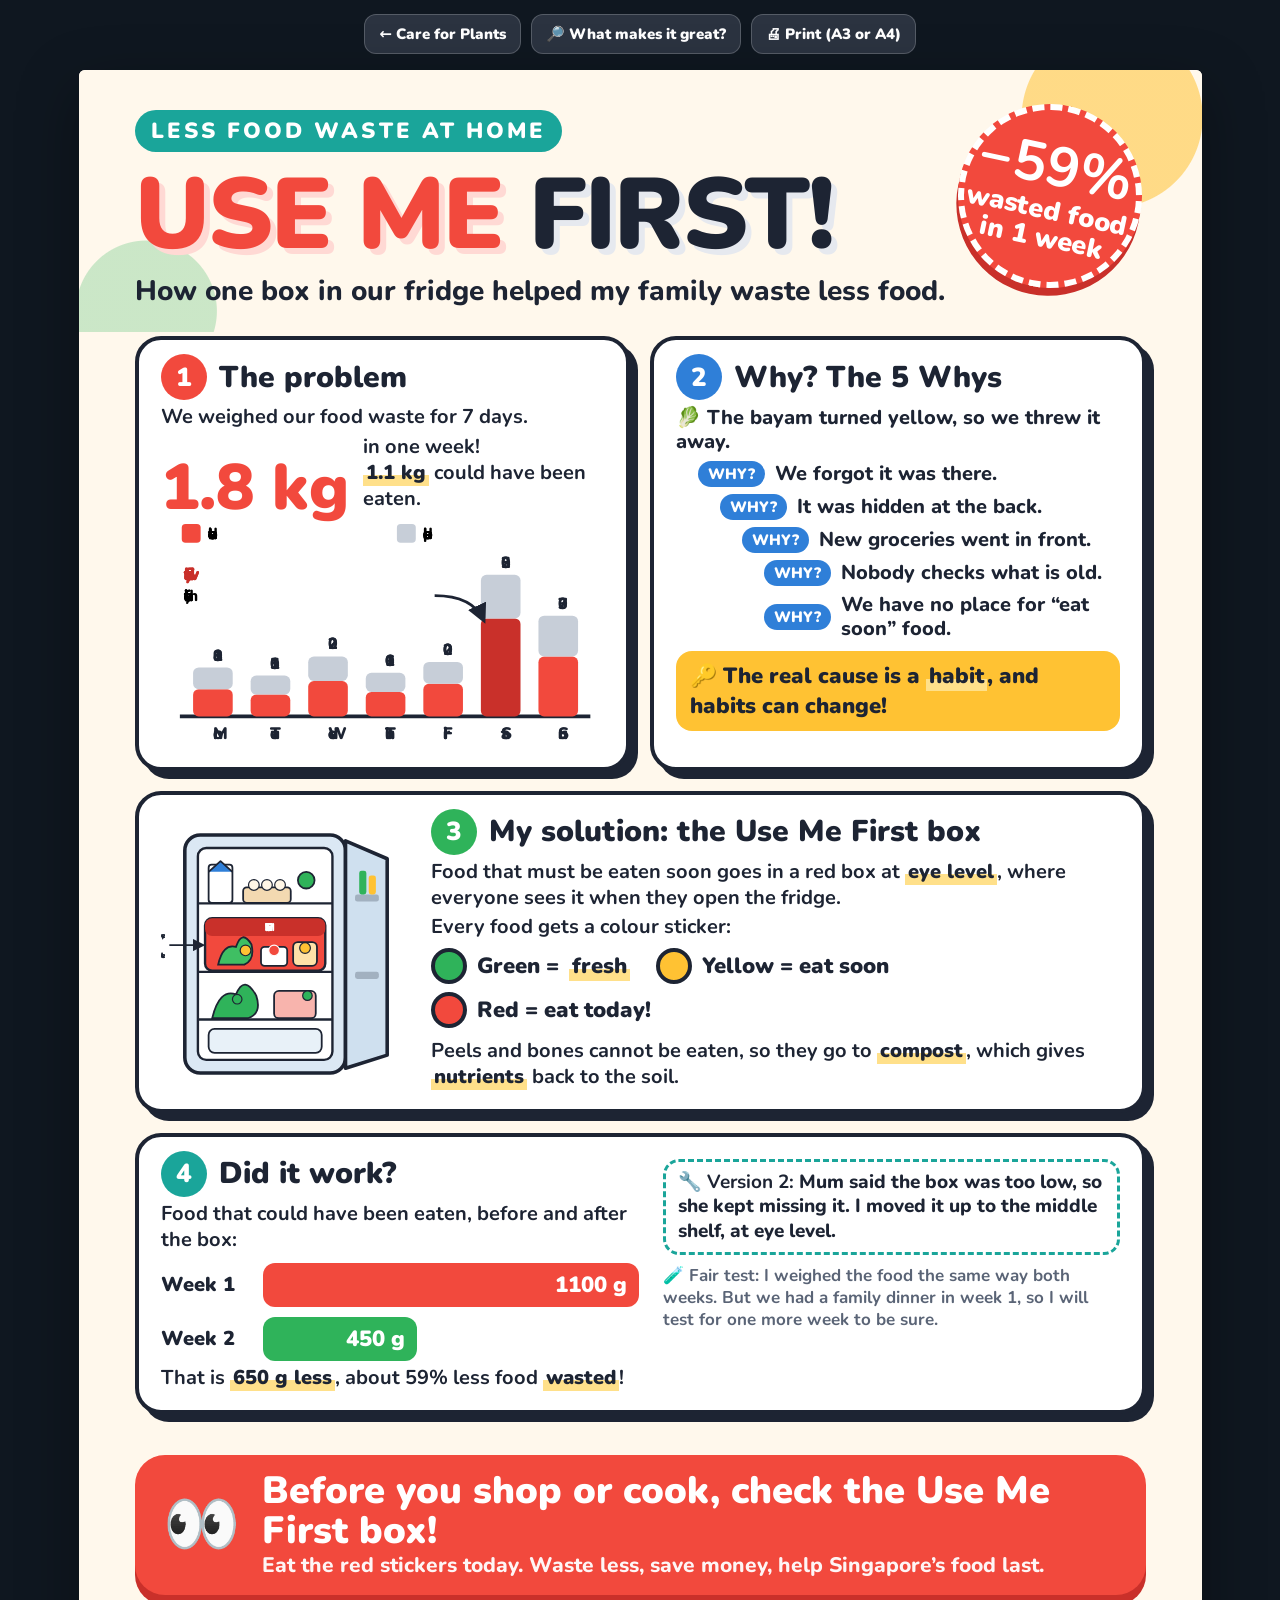
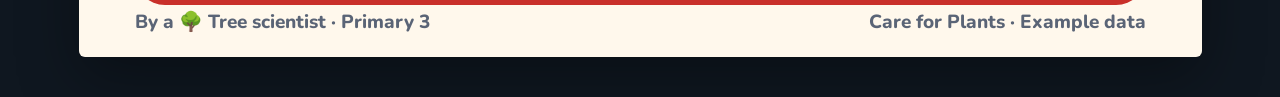
<file: poster-example.html>
<!DOCTYPE html>
<html lang="en">
<head>
<meta charset="utf-8">
<meta name="viewport" content="width=device-width, initial-scale=1">
<title>Example poster · Use Me First! · Each Child a Seed</title>
<link rel="stylesheet" href="https://fonts.googleapis.com/css2?family=Nunito:wght@600;700;800;900&display=swap">
<style>
  /* An example of the E5 poster for students: one area (the use-me-first system), backed by the student's own audit and 5 Whys.
     The poster is drawn at A3 (1123 × 1587 px) and scaled to fit the screen; it prints on one A3 or A4 page. */
  :root{--page:#0f1720;--ink:#1d2433;--cream:#fff8ec;--red:#f2493d;--red2:#c9302a;--yellow:#ffc233;--green:#2fb35a;--teal:#1aa59a;--blue:#2f7fd8;--grey:#9aa4b2;--line:#e9dcc4}
  html[data-theme="light"]{--page:#e9edf2}
  *{box-sizing:border-box}
  body{margin:0;background:var(--page);font-family:Nunito,system-ui,sans-serif;color:var(--ink)}
  .bar-top{display:flex;flex-wrap:wrap;gap:10px;justify-content:center;align-items:center;padding:14px 16px 4px}
  .bar-top a,.bar-top button{font:inherit;font-weight:900;font-size:15px;padding:9px 14px;border-radius:12px;border:1px solid rgba(255,255,255,.2);background:#2b3340;color:#fff;text-decoration:none;cursor:pointer}
  html[data-theme="light"] .bar-top a,html[data-theme="light"] .bar-top button{background:#fff;color:#14213d;border-color:rgba(20,33,61,.15)}
  .bar-top button.on{background:var(--yellow);color:#1d2433}
  .stage{display:flex;justify-content:center;padding:12px 16px 40px}
  .fit{position:relative}
  .poster{width:1123px;height:1587px;transform-origin:top left;background:var(--cream);position:absolute;left:0;top:0;overflow:hidden;display:flex;flex-direction:column;box-shadow:0 20px 60px rgba(0,0,0,.35);border-radius:6px}

  /* Title */
  .head{position:relative;flex:none;height:262px;padding:40px 56px 0;background:
      radial-gradient(circle at 92% 18%,rgba(255,194,51,.55) 0 90px,transparent 91px),
      radial-gradient(circle at 6% 92%,rgba(47,179,90,.25) 0 70px,transparent 71px),var(--cream)}
  .kicker{display:inline-block;font-weight:900;font-size:22px;letter-spacing:.14em;text-transform:uppercase;color:#fff;background:var(--teal);padding:6px 16px;border-radius:999px}
  .title{margin:16px 0 0;font-size:100px;line-height:.95;white-space:nowrap;font-weight:900;color:var(--red);letter-spacing:-.02em;text-shadow:6px 6px 0 #ffd9d4}
  .title span{color:var(--ink);text-shadow:6px 6px 0 #e6e9ef}
  .sub{margin:12px 0 0;font-size:28px;font-weight:800;max-width:820px;line-height:1.2}
  .sticker{position:absolute;right:60px;top:34px;width:184px;height:184px;border-radius:50%;background:var(--red);color:#fff;display:grid;place-items:center;text-align:center;font-weight:900;font-size:27px;line-height:1.05;transform:rotate(12deg);box-shadow:0 8px 0 var(--red2);border:6px dashed #fff}
  .sticker b{display:block;font-size:56px}

  /* Panels */
  .grid{flex:none;margin-bottom:20px;display:grid;grid-template-columns:1fr 1fr;gap:20px;padding:4px 56px 0}
  .card{background:#fff;border:4px solid var(--ink);border-radius:26px;padding:14px 22px 16px;position:relative;box-shadow:8px 8px 0 var(--ink)}
  .card h2{margin:0 0 4px;font-size:30px;font-weight:900;display:flex;align-items:center;gap:12px}
  .num{width:46px;height:46px;border-radius:50%;display:grid;place-items:center;color:#fff;font-size:26px;flex:none}
  .card p{margin:3px 0;font-size:20px;font-weight:700;line-height:1.3}
  .big{white-space:nowrap;font-size:64px;font-weight:900;line-height:1;color:var(--red)}
  .w{background:linear-gradient(transparent 60%,#ffe08a 60%);padding:0 3px;font-weight:900}
  .whys{display:flex;flex-direction:column;gap:7px;margin-top:6px}
  .why{display:flex;align-items:center;gap:10px;font-size:20px;font-weight:800;line-height:1.2}
  .why i{font-style:normal;flex:none;font-size:15px;font-weight:900;color:#fff;background:var(--blue);border-radius:999px;padding:4px 10px}
  .why.s1{padding-left:0}.why.s2{padding-left:22px}.why.s3{padding-left:44px}.why.s4{padding-left:66px}.why.s5{padding-left:88px}
  .key{margin-top:10px;background:var(--yellow);border-radius:16px;padding:10px 14px;font-size:22px;font-weight:900}
  .result{display:flex;flex-direction:column;gap:10px;margin:10px 0 4px}
  .rbar{display:grid;grid-template-columns:92px 1fr;align-items:center;gap:10px;font-weight:900;font-size:20px}
  .rbar div{height:44px;border-radius:12px;display:flex;align-items:center;justify-content:flex-end;padding-right:12px;color:#fff;font-size:22px}
  .v2{margin-top:8px;border:3px dashed var(--teal);border-radius:16px;padding:8px 12px;font-size:19px;font-weight:800;line-height:1.3}
  .honest{font-size:17px!important;color:#5a6476}
  .solution{grid-column:1/-1;display:grid;grid-template-columns:250px 1fr;gap:20px;align-items:center}
  .legend{display:flex;flex-wrap:wrap;gap:8px 26px}
  .lg{display:flex;align-items:center;gap:10px;font-size:22px;font-weight:900}
  .dot{width:36px;height:36px;border-radius:50%;border:4px solid var(--ink);flex:none}

  /* Call to action */
  .cta{position:relative;margin:auto 56px 0;background:var(--red);color:#fff;border-radius:30px;padding:16px 28px;display:flex;align-items:center;gap:22px;box-shadow:0 10px 0 var(--red2)}
  .cta .icon{font-size:62px;line-height:1}
  .cta b{display:block;font-size:38px;line-height:1.05;font-weight:900}
  .cta span{font-size:21px;font-weight:800;opacity:.95}
  .foot{flex:none;margin:0 56px;padding:14px 0 22px;display:flex;justify-content:space-between;font-size:19px;font-weight:800;color:#5a6476}

  /* Teacher view: numbered badges show where each success-criteria item is met. */
  .badge{position:absolute;display:none;width:52px;height:52px;border-radius:50%;background:#7d35b8;color:#fff;font-weight:900;font-size:26px;place-items:center;border:4px solid #fff;box-shadow:0 4px 14px rgba(0,0,0,.35);z-index:3}
  .annot .badge{display:grid}
  .crit{max-width:1123px;margin:0 auto 40px;padding:0 16px;display:none;color:#e9eef4}
  html[data-theme="light"] .crit{color:#14213d}
  .annot-on .crit{display:block}
  .crit ol{margin:0;padding:0;list-style:none;display:grid;grid-template-columns:repeat(auto-fit,minmax(260px,1fr));gap:10px}
  .crit li{display:flex;gap:10px;align-items:flex-start;background:rgba(125,53,184,.16);border:1px solid rgba(125,53,184,.5);border-radius:14px;padding:10px 12px;font-weight:700;line-height:1.35}
  .crit li b{flex:none;width:30px;height:30px;border-radius:50%;background:#7d35b8;color:#fff;display:grid;place-items:center}
  @page{size:A3 portrait;margin:0}
  @media print{
    body{background:#fff}
    .bar-top,.crit{display:none!important}
    .stage{padding:0}
    .fit{width:auto!important;height:auto!important}
    .poster{position:static;transform:none!important;box-shadow:none;border-radius:0;zoom:1}
    .badge{display:none!important}
  }
</style>
</head>
<body>
<div class="bar-top">
  <a href="challenge.html">← Care for Plants</a>
  <button id="btnAnnot" title="Show where the poster meets each item on the checklist">🔎 What makes it great?</button>
  <button id="btnPrint">🖨 Print (A3 or A4)</button>
</div>

<div class="stage"><div class="fit" id="fit"><div class="poster" id="poster">

  <div class="head">
    <span class="kicker">Less food waste at home</span>
    <h1 class="title">USE ME <span>FIRST!</span></h1>
    <p class="sub">How one box in our fridge helped my family waste less food.</p>
    <div class="sticker"><div><b>−59%</b>wasted food in 1 week</div></div>
    <div class="badge" style="left:20px;top:110px">1</div>
  </div>

  <div class="grid">
    <!-- 1 · The problem: the audit -->
    <div class="card">
      <h2><span class="num" style="background:var(--red)">1</span> The problem</h2>
      <p>We weighed our food waste for 7 days.</p>
      <div style="display:flex;align-items:flex-end;gap:14px;margin:4px 0 2px">
        <div class="big">1.8 kg</div><p style="margin:0 0 8px">in one week!<br><span class="w">1.1 kg</span> could have been eaten.</p>
      </div>
      <svg viewBox="0 0 470 236" width="100%" role="img" aria-label="Food thrown away each day. Saturday was the most, 520 grams, after a family dinner.">
        <g font-family="Nunito" font-weight="900" text-anchor="middle">
          <!-- 520 g = 150 px. Red: could have been eaten. Grey: peels and bones. -->
          <line x1="20" y1="206" x2="455" y2="206" stroke="#1d2433" stroke-width="4"/>
          <g id="bars"></g>
        </g>
        <g font-family="Nunito" font-weight="800" font-size="17">
          <rect x="22" y="2" width="20" height="20" rx="4" fill="#f2493d"/><text x="50" y="18">could have been eaten</text>
          <rect x="250" y="2" width="20" height="20" rx="4" fill="#c7ced8"/><text x="278" y="18">peels and bones</text>
          <text x="24" y="62" font-weight="900" font-size="19" fill="#c9302a">Saturday was the worst:</text>
          <text x="24" y="84" font-size="17">leftovers after our family dinner</text>
          <path d="M290 78 q40 0 52 26" fill="none" stroke="#1d2433" stroke-width="3" marker-end="url(#ah2)"/>
        </g>
        <defs><marker id="ah2" viewBox="0 0 10 10" refX="8" refY="5" markerWidth="7" markerHeight="7" orient="auto"><path d="M0 0L10 5L0 10z" fill="#1d2433"/></marker></defs>
      </svg>
      <div class="badge" style="right:-18px;top:120px">2</div>
    </div>

    <!-- 2 · Why? The 5 Whys -->
    <div class="card">
      <h2><span class="num" style="background:var(--blue)">2</span> Why? The 5 Whys</h2>
      <div class="whys">
        <div class="why s1">🥬 The bayam turned yellow, so we threw it away.</div>
        <div class="why s2"><i>WHY?</i> We forgot it was there.</div>
        <div class="why s3"><i>WHY?</i> It was hidden at the back.</div>
        <div class="why s4"><i>WHY?</i> New groceries went in front.</div>
        <div class="why s5"><i>WHY?</i> Nobody checks what is old.</div>
        <div class="why s5"><i>WHY?</i> We have no place for “eat soon” food.</div>
      </div>
      <div class="key">🔑 The real cause is a <span class="w">habit</span>, and habits can change!</div>
      <div class="badge" style="right:-18px;top:60px">7</div>
    </div>

    <!-- 3 · The solution -->
    <div class="card solution">
      <svg viewBox="0 0 420 430" width="250" height="256" role="img" aria-label="An open fridge with a red Use Me First box at eye level, and colour stickers on the food.">
        <defs><marker id="ah" viewBox="0 0 10 10" refX="8" refY="5" markerWidth="7" markerHeight="7" orient="auto"><path d="M0 0L10 5L0 10z" fill="#1d2433"/></marker></defs>
        <!-- fridge body -->
        <rect x="40" y="20" width="270" height="400" rx="26" fill="#dbe8f4" stroke="#1d2433" stroke-width="6"/>
        <rect x="62" y="42" width="226" height="356" rx="14" fill="#fff" stroke="#1d2433" stroke-width="4"/>
        <!-- open door -->
        <path d="M310 30 L380 60 L380 390 L310 412 Z" fill="#cfe0ef" stroke="#1d2433" stroke-width="6" stroke-linejoin="round"/>
        <rect x="326" y="120" width="40" height="12" rx="4" fill="#1d2433" opacity=".25"/><rect x="326" y="250" width="40" height="12" rx="4" fill="#1d2433" opacity=".25"/>
        <rect x="333" y="80" width="12" height="40" rx="4" fill="#2fb35a"/><rect x="349" y="88" width="12" height="32" rx="4" fill="#ffc233"/>
        <!-- shelves -->
        <g stroke="#1d2433" stroke-width="4"><line x1="62" y1="135" x2="288" y2="135"/><line x1="62" y1="250" x2="288" y2="250"/><line x1="62" y1="330" x2="288" y2="330"/></g>
        <!-- top shelf: milk and eggs -->
        <rect x="80" y="70" width="40" height="64" rx="5" fill="#fff" stroke="#1d2433" stroke-width="3"/><path d="M80 82 L100 64 L120 82" fill="#2f7fd8" stroke="#1d2433" stroke-width="3" stroke-linejoin="round"/>
        <rect x="138" y="108" width="80" height="26" rx="6" fill="#f3d9b1" stroke="#1d2433" stroke-width="3"/>
        <circle cx="156" cy="104" r="9" fill="#fff6e6" stroke="#1d2433" stroke-width="2"/><circle cx="178" cy="104" r="9" fill="#fff6e6" stroke="#1d2433" stroke-width="2"/><circle cx="200" cy="104" r="9" fill="#fff6e6" stroke="#1d2433" stroke-width="2"/>
        <circle cx="244" cy="96" r="14" fill="#2fb35a" stroke="#1d2433" stroke-width="3"/>
        <!-- middle shelf: the USE ME FIRST box, at eye level -->
        <rect x="74" y="160" width="202" height="88" rx="12" fill="#f2493d" stroke="#1d2433" stroke-width="4"/>
        <rect x="74" y="160" width="202" height="30" rx="12" fill="#c9302a"/>
        <text x="175" y="182" text-anchor="middle" font-family="Nunito" font-weight="900" font-size="19" fill="#fff">USE ME FIRST</text>
        <path d="M96 238 q8-36 30-30 q10-30 26 -4 q6 26 -12 34z" fill="#3fbf63" stroke="#1d2433" stroke-width="3"/>
        <rect x="168" y="208" width="44" height="32" rx="6" fill="#fff" stroke="#1d2433" stroke-width="3"/>
        <rect x="222" y="200" width="40" height="40" rx="8" fill="#ffe2a8" stroke="#1d2433" stroke-width="3"/>
        <circle cx="142" cy="214" r="9" fill="#ffc233" stroke="#1d2433" stroke-width="2"/>
        <circle cx="190" cy="214" r="9" fill="#f2493d" stroke="#fff" stroke-width="2"/>
        <circle cx="242" cy="210" r="9" fill="#ffc233" stroke="#1d2433" stroke-width="2"/>
        <!-- bottom shelves: vegetables -->
        <path d="M86 328 q12-50 40-40 q14-34 34 2 q10 30 -14 38z" fill="#2fb35a" stroke="#1d2433" stroke-width="3"/>
        <circle cx="128" cy="296" r="8" fill="#2fb35a" stroke="#1d2433" stroke-width="2"/>
        <rect x="190" y="282" width="70" height="46" rx="8" fill="#f8b4ad" stroke="#1d2433" stroke-width="3"/><circle cx="246" cy="290" r="8" fill="#2fb35a" stroke="#1d2433" stroke-width="2"/>
        <rect x="80" y="346" width="190" height="40" rx="10" fill="#e8f1f8" stroke="#1d2433" stroke-width="3"/>
        <!-- callout arrows -->
        <path d="M14 205 L70 205" stroke="#1d2433" stroke-width="3" marker-end="url(#ah)"/>
        <text x="0" y="194" font-family="Nunito" font-weight="900" font-size="13" fill="#1d2433">eye</text><text x="0" y="228" font-family="Nunito" font-weight="900" font-size="13" fill="#1d2433">level</text>
      </svg>
      <div>
        <h2><span class="num" style="background:var(--green)">3</span> My solution: the Use Me First box</h2>
        <p>Food that must be eaten soon goes in a red box at <span class="w">eye level</span>, where everyone sees it when they open the fridge.</p>
        <p style="margin-bottom:8px">Every food gets a colour sticker:</p>
        <div class="legend">
          <div class="lg"><span class="dot" style="background:var(--green)"></span> Green = <span class="w">fresh</span></div>
          <div class="lg"><span class="dot" style="background:var(--yellow)"></span> Yellow = eat soon</div>
          <div class="lg"><span class="dot" style="background:var(--red)"></span> Red = eat today!</div>
        </div>
        <p style="margin-top:10px">Peels and bones cannot be eaten, so they go to <span class="w">compost</span>, which gives <span class="w">nutrients</span> back to the soil.</p>
      </div>
      <div class="badge" style="left:-18px;top:30px">3</div>
      <div class="badge" style="right:22px;top:118px">4</div>
    </div>

    <!-- 4 · Did it work? -->
    <div class="card" style="grid-column:1/-1;display:grid;grid-template-columns:1.05fr 1fr;gap:24px">
      <div>
        <h2><span class="num" style="background:var(--teal)">4</span> Did it work?</h2>
        <p>Food that could have been eaten, before and after the box:</p>
        <div class="result">
          <div class="rbar">Week 1<div style="width:100%;background:var(--red)">1100 g</div></div>
          <div class="rbar">Week 2<div style="width:41%;background:var(--green)">450 g</div></div>
        </div>
        <p>That is <span class="w">650 g less</span>, about 59% less food <span class="w">wasted</span>!</p>
      </div>
      <div>
        <div class="v2">🔧 <b>Version 2:</b> Mum said the box was too low, so she kept missing it. I moved it up to the middle shelf, at eye level.</div>
        <p class="honest" style="margin-top:10px">🧪 <b>Fair test:</b> I weighed the food the same way both weeks. But we had a family dinner in week 1, so I will test for one more week to be sure.</p>
      </div>
      <div class="badge" style="right:-18px;top:-20px">7</div>
    </div>
  </div>

  <div class="cta">
    <div class="icon">👀</div>
    <div><b>Before you shop or cook, check the Use Me First box!</b><span>Eat the red stickers today. Waste less, save money, help Singapore’s food last.</span></div>
    <div class="badge" style="right:-14px;top:-24px">5</div>
  </div>
  <div class="foot"><span>By a 🌳 Tree scientist · Primary 3</span><span>Care for Plants · Example data</span></div>
  <div class="badge" style="left:20px;bottom:150px">6</div>
</div></div></div>

<div class="crit">
  <ol>
    <li><b>1</b> A catchy title that tells the message: “Use me first!”</li>
    <li><b>2</b> Evidence from their own data: the 7-day audit, as a bar chart and a big number.</li>
    <li><b>3</b> A labelled diagram: the fridge, the box at eye level, the sticker code.</li>
    <li><b>4</b> Science words used correctly: wasted, fresh, compost, nutrients, habit.</li>
    <li><b>5</b> A clear action for families: check the box before you shop or cook.</li>
    <li><b>6</b> Big, bold writing that can be read from 2 metres away.</li>
    <li><b>7</b> 🌳 Tree extras: the 5 Whys chain, a before-and-after result, version 2 after feedback, and an honest note about how fair the test was.</li>
  </ol>
</div>

<script>
(function () {
  try { if (localStorage.getItem('ecas-theme') === 'light') document.documentElement.dataset.theme = 'light'; } catch (e) {}
  // The bar chart: grams thrown away each day (example data, 1800 g in all, 1100 g could have been eaten).
  const days = [['Mon', 100, 80], ['Tue', 80, 70], ['Wed', 130, 90], ['Thu', 90, 70], ['Fri', 120, 80], ['Sat', 360, 160], ['Sun', 220, 150]];
  const px = 150 / 520, g = [];
  days.forEach(([d, eat, peel], k) => {
    const x = 34 + k * 61, h1 = eat * px, h2 = peel * px, top = 206 - h1 - h2;
    g.push(`<rect x="${x}" y="${206 - h1}" width="42" height="${h1}" rx="6" fill="${d === 'Sat' ? '#c9302a' : '#f2493d'}"/>`,
      `<rect x="${x}" y="${top}" width="42" height="${h2}" rx="6" fill="#c7ced8"/>`,
      `<text x="${x + 21}" y="${top - 7}" font-size="17" fill="#1d2433">${eat + peel}</text>`,
      `<text x="${x + 21}" y="230" font-size="18" fill="#1d2433">${d}</text>`);
  });
  document.getElementById('bars').innerHTML = g.join('');

  // Scale the A3 poster to fit the window.
  const poster = document.getElementById('poster'), fit = document.getElementById('fit');
  function size() {
    const s = Math.min(1, (window.innerWidth - 32) / 1123);
    poster.style.transform = `scale(${s})`; fit.style.width = 1123 * s + 'px'; fit.style.height = 1587 * s + 'px';
  }
  window.addEventListener('resize', size); size();
  document.getElementById('btnAnnot').addEventListener('click', e => {
    const on = poster.classList.toggle('annot'); document.body.classList.toggle('annot-on', on); e.currentTarget.classList.toggle('on', on);
  });
  document.getElementById('btnPrint').addEventListener('click', () => window.print());
})();
</script>
</body>
</html>
</file>
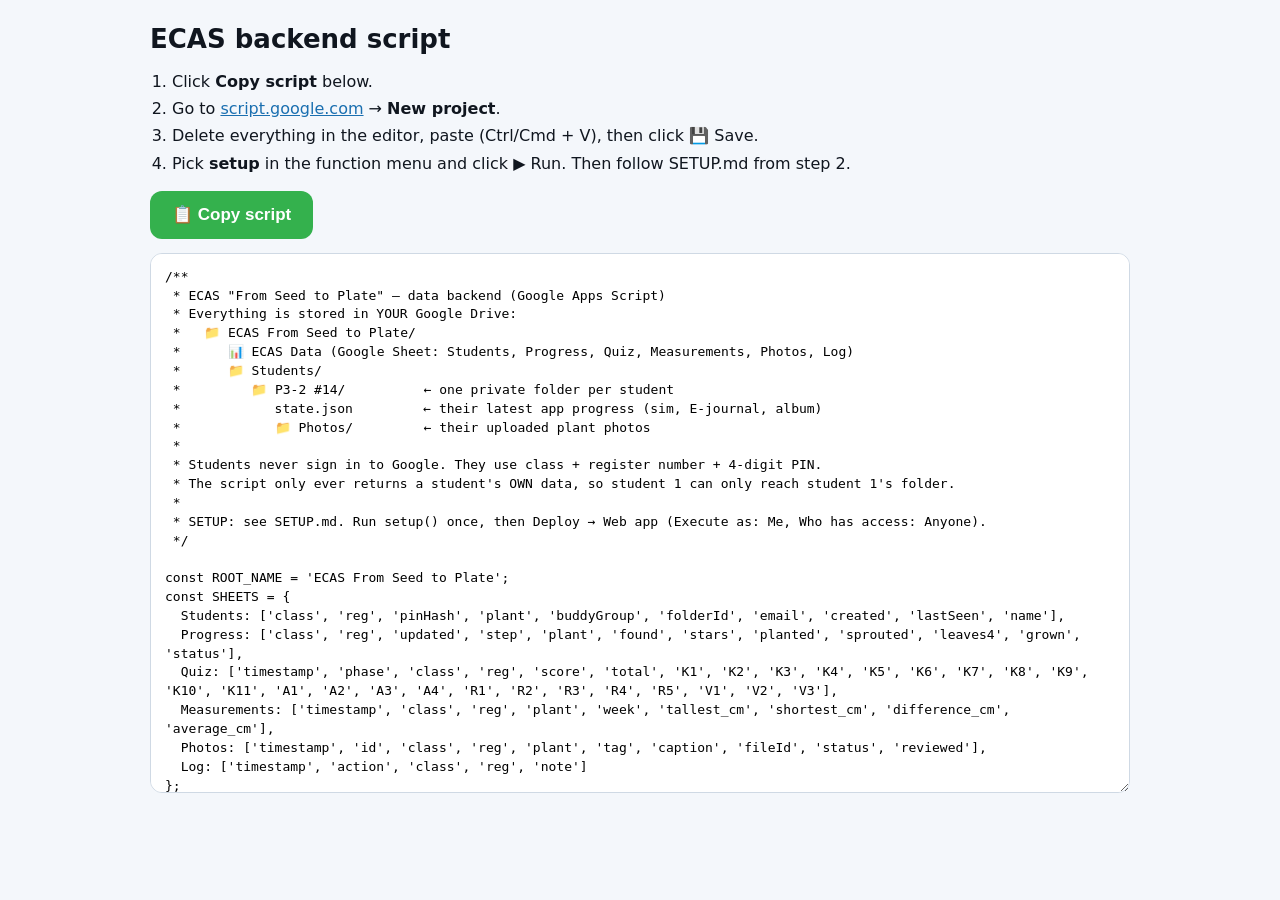
<file: backend/Copy the script.html>
<!DOCTYPE html>
<html lang="en">
<head>
<meta charset="utf-8">
<meta name="viewport" content="width=device-width, initial-scale=1">
<title>Copy the ECAS backend script</title>
<style>
body{margin:0;font-family:system-ui,sans-serif;background:#f4f7fb;color:#10161f}
a{color:#1a6fb0}a:hover{color:#0d4f85}
main{max-width:980px;margin:0 auto;padding:24px;display:flex;flex-direction:column;gap:14px}
h1{margin:0;font-size:26px}
ol{margin:0;padding-left:22px;line-height:1.7;font-size:16px}
button{align-self:flex-start;min-height:48px;padding:0 22px;border:none;border-radius:12px;background:#34b14d;color:#fff;font-size:17px;font-weight:800;cursor:pointer}
button:hover{background:#2a9a40}
#ok{color:#1f7a3a;font-weight:800}
textarea{width:100%;height:60vh;box-sizing:border-box;padding:14px;border-radius:12px;border:1px solid #cfd9e4;font:13px/1.45 ui-monospace,Menlo,Consolas,monospace;background:#fff}
</style>
</head>
<body>
<main>
<h1>ECAS backend script</h1>
<ol>
<li>Click <strong>Copy script</strong> below.</li>
<li>Go to <a href="https://script.google.com" target="_blank" rel="noopener">script.google.com</a> → <strong>New project</strong>.</li>
<li>Delete everything in the editor, paste (Ctrl/Cmd + V), then click 💾 Save.</li>
<li>Pick <strong>setup</strong> in the function menu and click ▶ Run. Then follow SETUP.md from step 2.</li>
</ol>
<div style="display:flex;gap:12px;align-items:center"><button id="copy">📋 Copy script</button><span id="ok"></span></div>
<textarea id="code" readonly spellcheck="false">Loading…</textarea>
</main>
<script>
fetch('Code.gs.txt').then(r => r.text()).then(t => { document.getElementById('code').value = t; });
document.getElementById('copy').onclick = async () => {
  const ta = document.getElementById('code');
  try { await navigator.clipboard.writeText(ta.value); } catch (e) { ta.select(); document.execCommand('copy'); }
  document.getElementById('ok').textContent = '✓ Copied. Now paste it into script.google.com';
};
</script>
</body>
</html>
</file>
